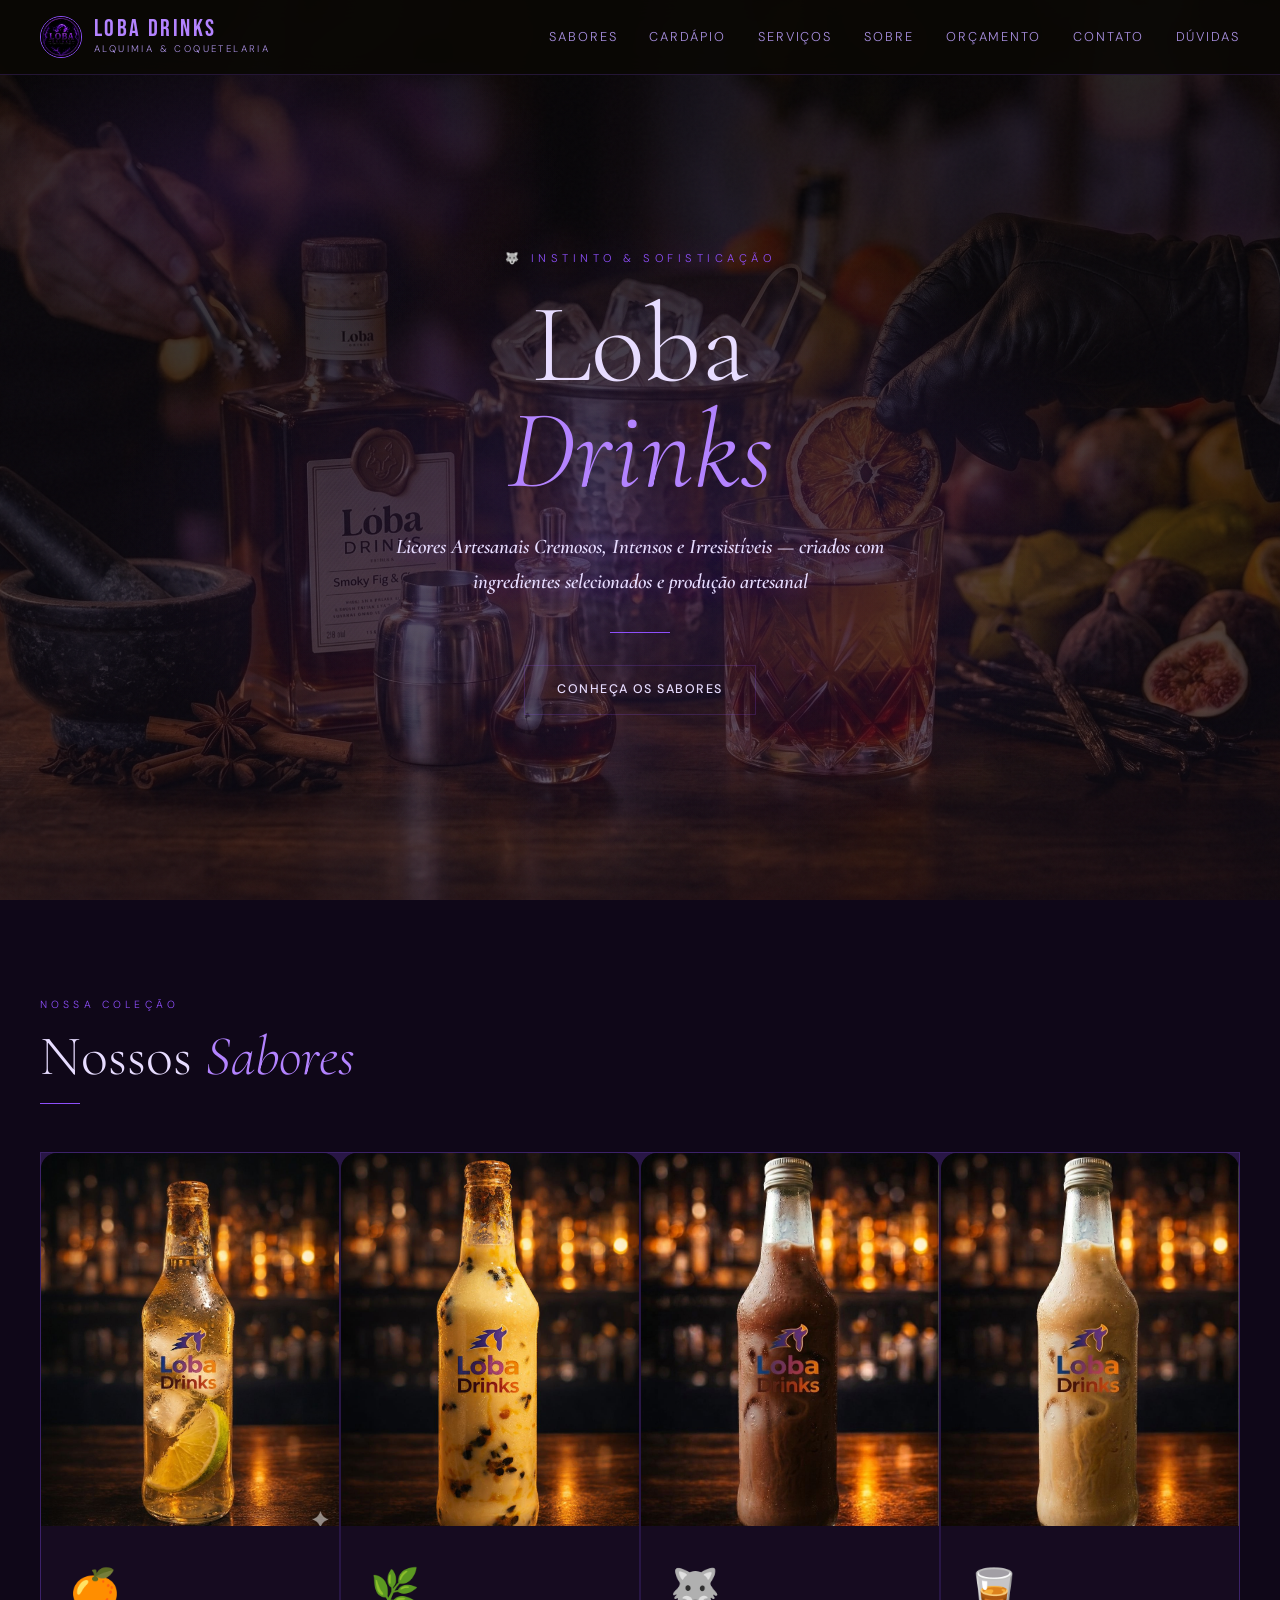
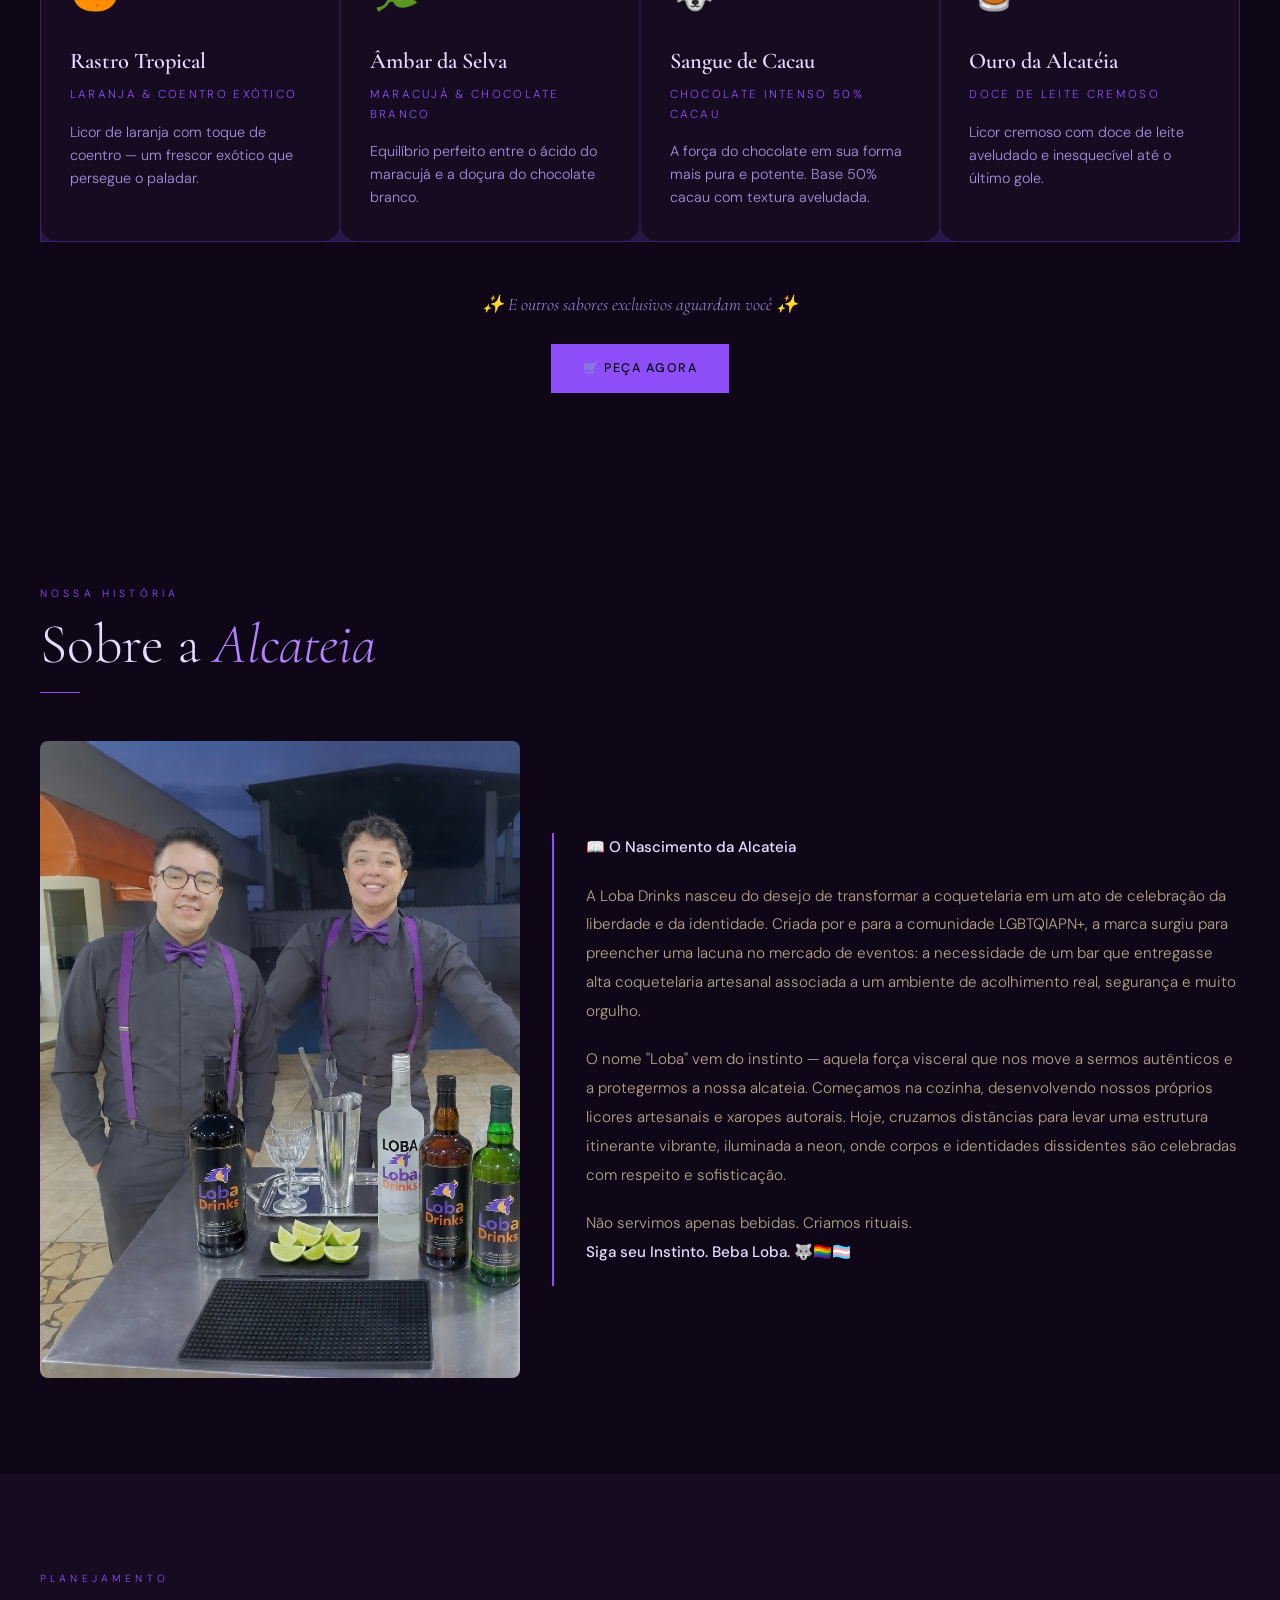
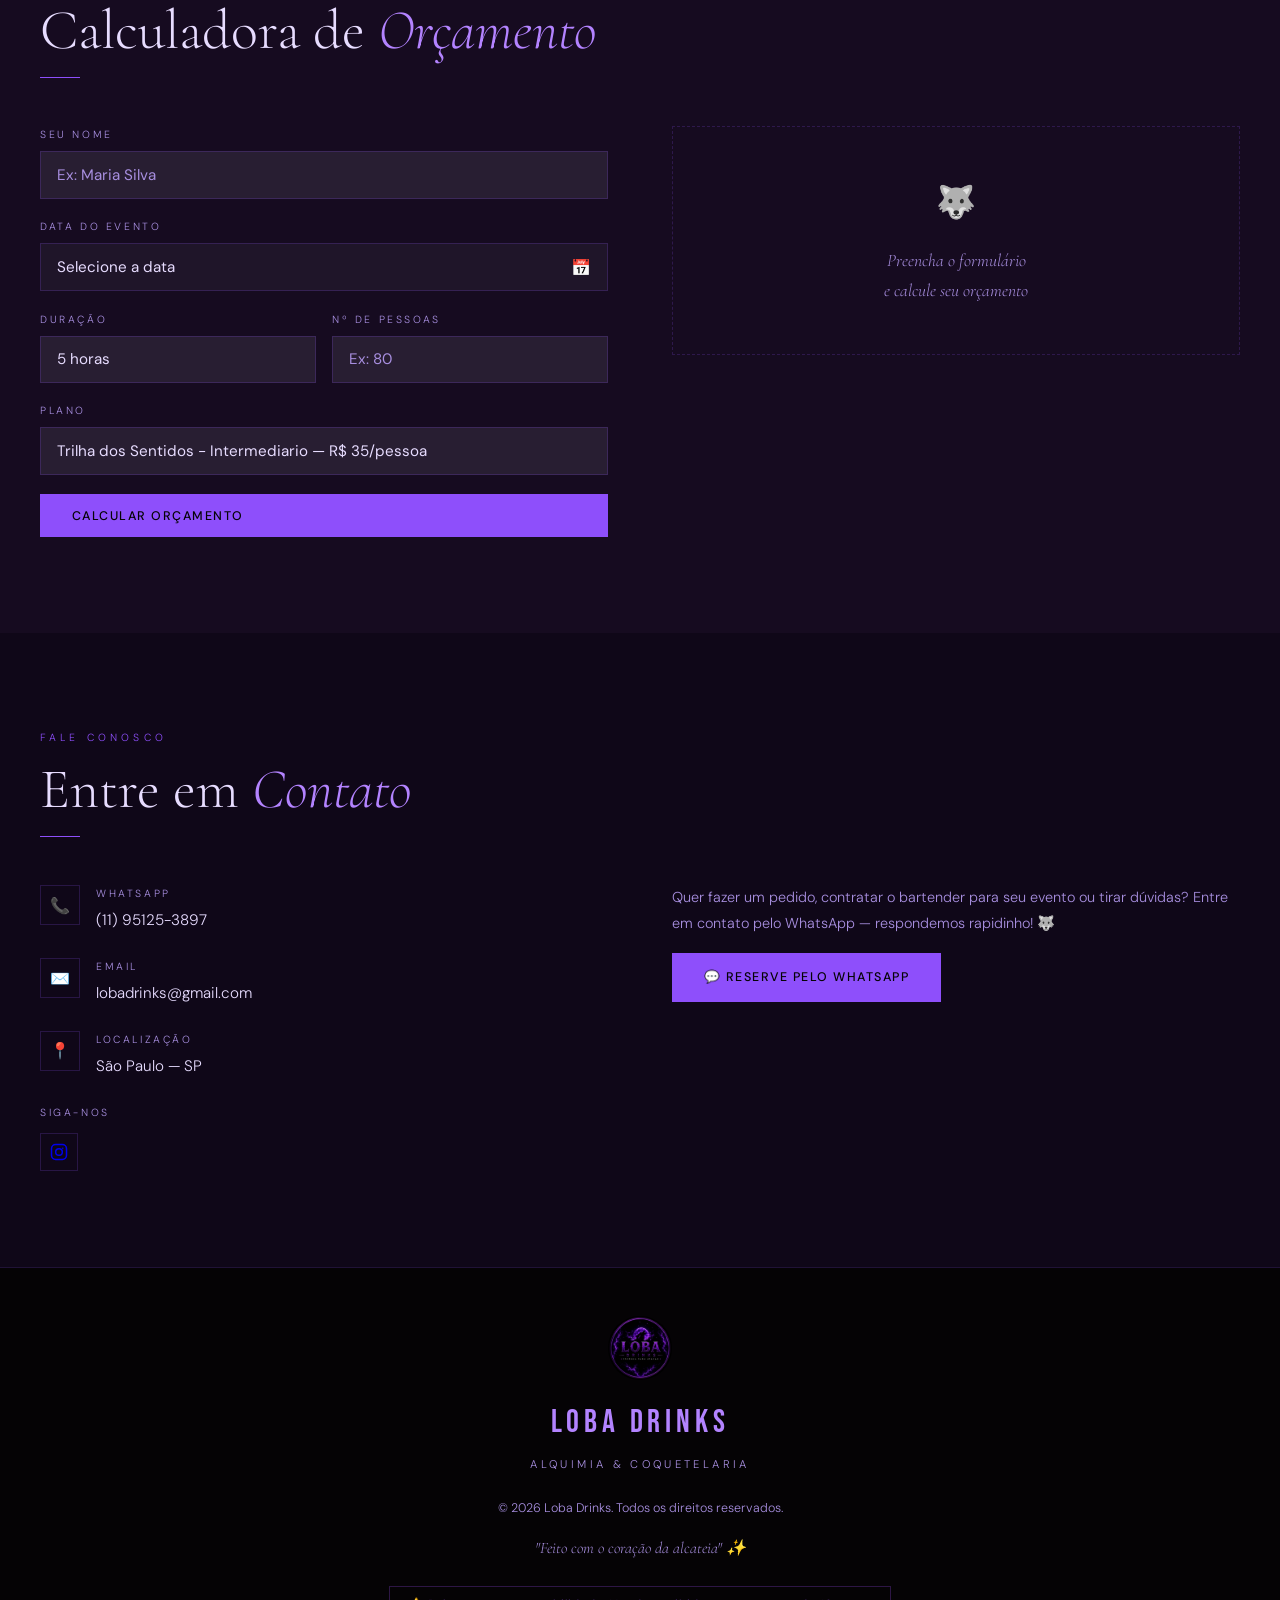
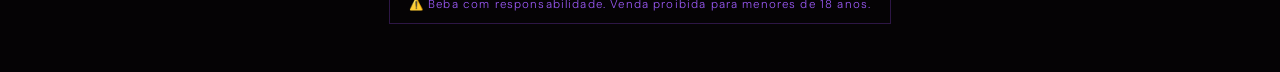
<file: index.html>
<!DOCTYPE html>
<html lang="pt-BR">
<head>
<meta charset="UTF-8">
<meta name="viewport" content="width=device-width, initial-scale=1.0">
<title>Loba Drinks - Licores Artesanais</title>
<link rel="preconnect" href="https://fonts.googleapis.com">
<link href="https://fonts.googleapis.com/css2?family=Cormorant+Garamond:ital,wght@0,300;0,400;0,600;1,300;1,600&family=Bebas+Neue&family=DM+Sans:wght@300;400;500&display=swap" rel="stylesheet">
<link rel="stylesheet" href="css/index.css">
</head>
<body>

<!-- NAV -->
<nav>
  <div class="nav-inner">
    <div class="nav-brand">
      <div class="wolf-mark"><img src="img/logo/ChatGPT%20Image%201%20de%20jun.%20de%202026,%2017_09_12.png" alt="Loba Drinks logo"></div>
      <div>
        <div class="brand-name">Loba Drinks</div>
        <div class="brand-sub">Alquimia & Coquetelaria</div>
      </div>
    </div>
    <button type="button" class="nav-toggle" id="navToggle" aria-label="Abrir menu">
      <span></span>
      <span></span>
      <span></span>
    </button>
    <div class="nav-links" id="navLinks">
      <a href="#products">Sabores</a>
      <a href="cardapio.html">Cardápio</a>
      <a href="servicos.html">Serviços</a>
      <a href="#about">Sobre</a>
      <a href="#calculadora">Orçamento</a>
      <a href="#contact">Contato</a>
      <a href="faq.html">Dúvidas</a>
    </div>
  </div>
</nav>

<!-- HERO -->
<section class="hero">
  <div class="hero-bg"></div>
  <div class="hero-noise"></div>
  <div class="hero-content">
    <span class="eyebrow">🐺 Instinto & Sofisticação</span>
    <h1 class="hero-title">Loba<br><em>Drinks</em></h1>
    <p class="hero-desc hero-desc-strong">Licores Artesanais Cremosos, Intensos e Irresistíveis — criados com ingredientes selecionados e produção artesanal</p>
    <div class="hero-line"></div>
    <div class="btn-group">
      <a href="#products" class="btn btn-secondary">Conheça os Sabores</a>
    </div>
  </div>
</section>

<!-- PRODUCTS -->
<section id="products">
  <div class="container">
    <span class="section-label">Nossa Coleção</span>
    <h2 class="section-title">Nossos <em>Sabores</em></h2>
    <div class="section-rule"></div>

    <div class="products-grid">
      <div class="product-card">
        <img src="img/sabores/WhatsApp Image 2026-06-01 at 15.00.10 (1).jpeg" alt="Rastro Tropical" />
        <div class="product-card-content">
          <span class="product-emoji">🍊</span>
          <div class="product-name">Rastro Tropical</div>
          <div class="product-flavor">Laranja & Coentro Exótico</div>
          <p class="product-desc">Licor de laranja com toque de coentro — um frescor exótico que persegue o paladar.</p>
        </div>
      </div>
      <div class="product-card">
        <img src="img/sabores/WhatsApp Image 2026-06-01 at 15.00.10.jpeg" alt="Âmbar da Selva" />
        <div class="product-card-content">
          <span class="product-emoji">🌿</span>
          <div class="product-name">Âmbar da Selva</div>
          <div class="product-flavor">Maracujá & Chocolate Branco</div>
          <p class="product-desc">Equilíbrio perfeito entre o ácido do maracujá e a doçura do chocolate branco.</p>
        </div>
      </div>
      <div class="product-card">
        <img src="img/sabores/WhatsApp Image 2026-06-01 at 15.00.09.jpeg" alt="Sangue de Cacau" />
        <div class="product-card-content">
          <span class="product-emoji">🐺</span>
          <div class="product-name">Sangue de Cacau</div>
          <div class="product-flavor">Chocolate Intenso 50% Cacau</div>
          <p class="product-desc">A força do chocolate em sua forma mais pura e potente. Base 50% cacau com textura aveludada.</p>
        </div>
      </div>
      <div class="product-card">
        <img src="img/sabores/WhatsApp Image 2026-06-01 at 15.00.09 (1).jpeg" alt="Ouro da Alcatéia" />
        <div class="product-card-content">
          <span class="product-emoji">🥃</span>
          <div class="product-name">Ouro da Alcatéia</div>
          <div class="product-flavor">Doce de Leite Cremoso</div>
          <p class="product-desc">Licor cremoso com doce de leite aveludado e inesquecível até o último gole.</p>
        </div>
      </div>
    </div>

    <div style="text-align:center; margin-top:1rem;">
      <p style="color:var(--muted); font-style:italic; font-family:'Cormorant Garamond',serif; font-size:1.1rem; margin-bottom:1.5rem;">✨ E outros sabores exclusivos aguardam você ✨</p>
      <a href="https://wa.me/5511951253897?text=Olá!%20Gostaria%20de%20provar%20os%20licores%20da%20Loba%20Drinks!" class="btn btn-primary" target="_blank">🛒 Peça Agora</a>
    </div>
  </div>
</section>

<!-- ABOUT -->
<section id="about" style="background:var(--deep);">
  <div class="container">
    <span class="section-label">Nossa História</span>
    <h2 class="section-title">Sobre a <em>Alcateia</em></h2>
    <div class="section-rule"></div>
    <div class="about-block about-flex">
      <div class="about-image">
        <img src="img/fundador/grok-image-f48827ab-b9fe-4d17-99d8-db12cddd8555.jpg" alt="Fundadores Loba Drinks">
      </div>
      <div class="about-text">
        <p><strong>📖 O Nascimento da Alcateia</strong></p>
        <p>A Loba Drinks nasceu do desejo de transformar a coquetelaria em um ato de celebração da liberdade e da identidade. Criada por e para a comunidade LGBTQIAPN+, a marca surgiu para preencher uma lacuna no mercado de eventos: a necessidade de um bar que entregasse alta coquetelaria artesanal associada a um ambiente de acolhimento real, segurança e muito orgulho.</p>
        <p>O nome "Loba" vem do instinto — aquela força visceral que nos move a sermos autênticos e a protegermos a nossa alcateia. Começamos na cozinha, desenvolvendo nossos próprios licores artesanais e xaropes autorais. Hoje, cruzamos distâncias para levar uma estrutura itinerante vibrante, iluminada a neon, onde corpos e identidades dissidentes são celebradas com respeito e sofisticação.</p>
        <p>Não servimos apenas bebidas. Criamos rituais.<br><strong>Siga seu Instinto. Beba Loba. 🐺🏳️‍🌈🏳️‍⚧️</strong></p>
      </div>
    </div>
  </div>
</section>

<!-- CALCULATOR -->
<section id="calculadora" style="background:var(--card);">
  <div class="container">
    <span class="section-label">Planejamento</span>
    <h2 class="section-title">Calculadora de <em>Orçamento</em></h2>
    <div class="section-rule"></div>

    <div class="calc-wrap">
      <!-- FORM -->
      <div>
        <div class="calc-form">

          <div class="field">
            <label>Seu Nome</label>
            <input type="text" id="nome" placeholder="Ex: Maria Silva">
          </div>

          <div class="field">
            <label>Data do Evento</label>
            <div class="calendar-wrap">
              <button type="button" class="cal-toggle" id="calToggle" onclick="toggleCal()">
                <span id="calDisplay">Selecione a data</span>
                <span class="cal-icon">📅</span>
              </button>
              <div class="calendar-dropdown" id="calDropdown">
                <div class="cal-header">
                  <button class="cal-nav" onclick="changeMonth(-1)">&#8592;</button>
                  <span class="cal-month-label" id="calMonthLabel"></span>
                  <button class="cal-nav" onclick="changeMonth(1)">&#8594;</button>
                </div>
                <div class="cal-days-header">
                  <span>Dom</span><span>Seg</span><span>Ter</span><span>Qua</span>
                  <span>Qui</span><span>Sex</span><span>Sáb</span>
                </div>
                <div class="cal-grid" id="calGrid"></div>
              </div>
            </div>
          </div>

          <div class="field-row">
            <div class="field">
              <label>Duração</label>
              <select id="horas">
                <option value="4">4 horas</option>
                <option value="5" selected>5 horas</option>
                <option value="6">6 horas</option>
                <option value="7">7 horas</option>
                <option value="8">8 horas</option>
              </select>
            </div>
            <div class="field">
              <label>Nº de Pessoas</label>
              <input type="number" id="pessoas" placeholder="Ex: 80" min="1" max="2000">
            </div>
          </div>

          <div class="field">
            <label>Plano</label>
            <select id="pacote">
              <option value="30">Alquimia da Alcateia - Basico  — R$ 30/pessoa</option>
              <option value="35" selected>Trilha dos Sentidos - Intermediario — R$ 35/pessoa</option>
              <option value="40">Legado da Alcateia - Cardapio Premium — R$ 40/pessoa</option>
            </select>
          </div>

          <button class="btn btn-primary" style="width:100%;" onclick="calcular()">Calcular Orçamento</button>
        </div>
      </div>

      <!-- RESULT -->
      <div>
        <div class="result-panel" id="resultPanel">
          <div style="font-size:0.65rem;letter-spacing:0.3em;text-transform:uppercase;color:var(--amber);margin-bottom:1rem;">Estimativa de Orçamento</div>

          <div class="result-row">
            <span class="label">Cliente</span>
            <span class="val" id="rNome">—</span>
          </div>
          <div class="result-row">
            <span class="label">Data</span>
            <span class="val" id="rData">—</span>
          </div>
          <div class="result-row">
            <span class="label">Duração</span>
            <span class="val" id="rHoras">—</span>
          </div>
          <div class="result-row">
            <span class="label">Plano</span>
            <span class="val" id="rPacote">—</span>
          </div>
          <div class="result-row">
            <span class="label">Pessoas</span>
            <span class="val" id="rPessoas">—</span>
          </div>

          <div class="result-total">
            <span class="total-label">Estimativa total</span>
            <span class="total-val" id="rTotal">R$ 0</span>
          </div>

          <p style="font-size:0.72rem;color:var(--muted);margin-top:0.75rem;line-height:1.6;">* Valor estimado. Confirme detalhes e condições pelo WhatsApp.</p>

          <div class="result-cta">
            <a id="whatsLink" href="#" target="_blank" class="btn btn-primary" style="width:100%;justify-content:center;">
              💬 Enviar pelo WhatsApp
            </a>
          </div>
        </div>

        <div id="resultPlaceholder" style="border:1px dashed var(--border);padding:3rem 2rem;text-align:center;color:var(--muted);">
          <div style="font-size:2rem;margin-bottom:1rem;">🐺</div>
          <p style="font-family:'Cormorant Garamond',serif;font-style:italic;font-size:1.1rem;">Preencha o formulário<br>e calcule seu orçamento</p>
        </div>
      </div>
    </div>
  </div>
</section>

<!-- CONTACT -->
<section id="contact" style="background:var(--deep);">
  <div class="container">
    <span class="section-label">Fale Conosco</span>
    <h2 class="section-title">Entre em <em>Contato</em></h2>
    <div class="section-rule"></div>

    <div class="contact-grid">
      <div>
        <div class="contact-item">
          <div class="contact-icon">📞</div>
          <div>
            <div class="contact-label">WhatsApp</div>
            <a href="https://wa.me/5511951253897" class="contact-val" target="_blank">(11) 95125-3897</a>
          </div>
        </div>
        <div class="contact-item">
          <div class="contact-icon">✉️</div>
          <div>
            <div class="contact-label">Email</div>
            <a href="mailto:lobadrinks@gmail.com" class="contact-val">lobadrinks@gmail.com</a>
          </div>
        </div>
        <div class="contact-item">
          <div class="contact-icon">📍</div>
          <div>
            <div class="contact-label">Localização</div>
            <span class="contact-val">São Paulo — SP</span>
          </div>
        </div>
        <div style="margin-top:0.5rem;">
          <div style="font-size:0.65rem;letter-spacing:0.25em;text-transform:uppercase;color:var(--muted);margin-bottom:0.5rem;">Siga-nos</div>
          <div class="social-links">
            <a href="https://instagram.com/loba_drinks" target="_blank" class="social-btn" aria-label="Instagram">
              <svg viewBox="0 0 24 24" fill="none" stroke="currentColor" stroke-width="1.8" stroke-linecap="round" stroke-linejoin="round">
                <rect x="3" y="3" width="18" height="18" rx="5" />
                <path d="M16.5 7.5h.01" />
                <path d="M12 16a4 4 0 1 0 0-8 4 4 0 0 0 0 8z" />
              </svg>
            </a>
          </div>
        </div>
      </div>

      <div style="display:flex;flex-direction:column;gap:1rem;">
        <p style="color:var(--muted);font-size:0.9rem;line-height:1.8;">Quer fazer um pedido, contratar o bartender para seu evento ou tirar dúvidas? Entre em contato pelo WhatsApp — respondemos rapidinho! 🐺</p>
        <a href="https://wa.me/5511951253897?text=Olá!%20Gostaria%20de%20reservar%20o%20bartender%20da%20Loba%20Drinks" class="btn btn-primary" target="_blank" style="align-self:flex-start;">💬 Reserve pelo WhatsApp</a>
      </div>
    </div>
  </div>
</section>

<!-- FOOTER -->
<footer>
  <div class="footer-wolf"><img src="img/logo/ChatGPT%20Image%201%20de%20jun.%20de%202026,%2017_09_12.png" alt="Loba Drinks logo"></div>
  <div class="footer-brand">Loba Drinks</div>
  <div class="footer-sub">Alquimia & Coquetelaria</div>
  <div class="footer-copy">© 2026 Loba Drinks. Todos os direitos reservados.</div>
  <div style="margin-top:1rem;font-style:italic;font-family:'Cormorant Garamond',serif;color:var(--muted);font-size:1rem;">"Feito com o coração da alcateia" ✨</div>
  <div class="footer-legal">⚠️ Beba com responsabilidade. Venda proibida para menores de 18 anos.</div>
</footer>

<script src="java/main.js" defer></script>
</body>
</html>
</file>
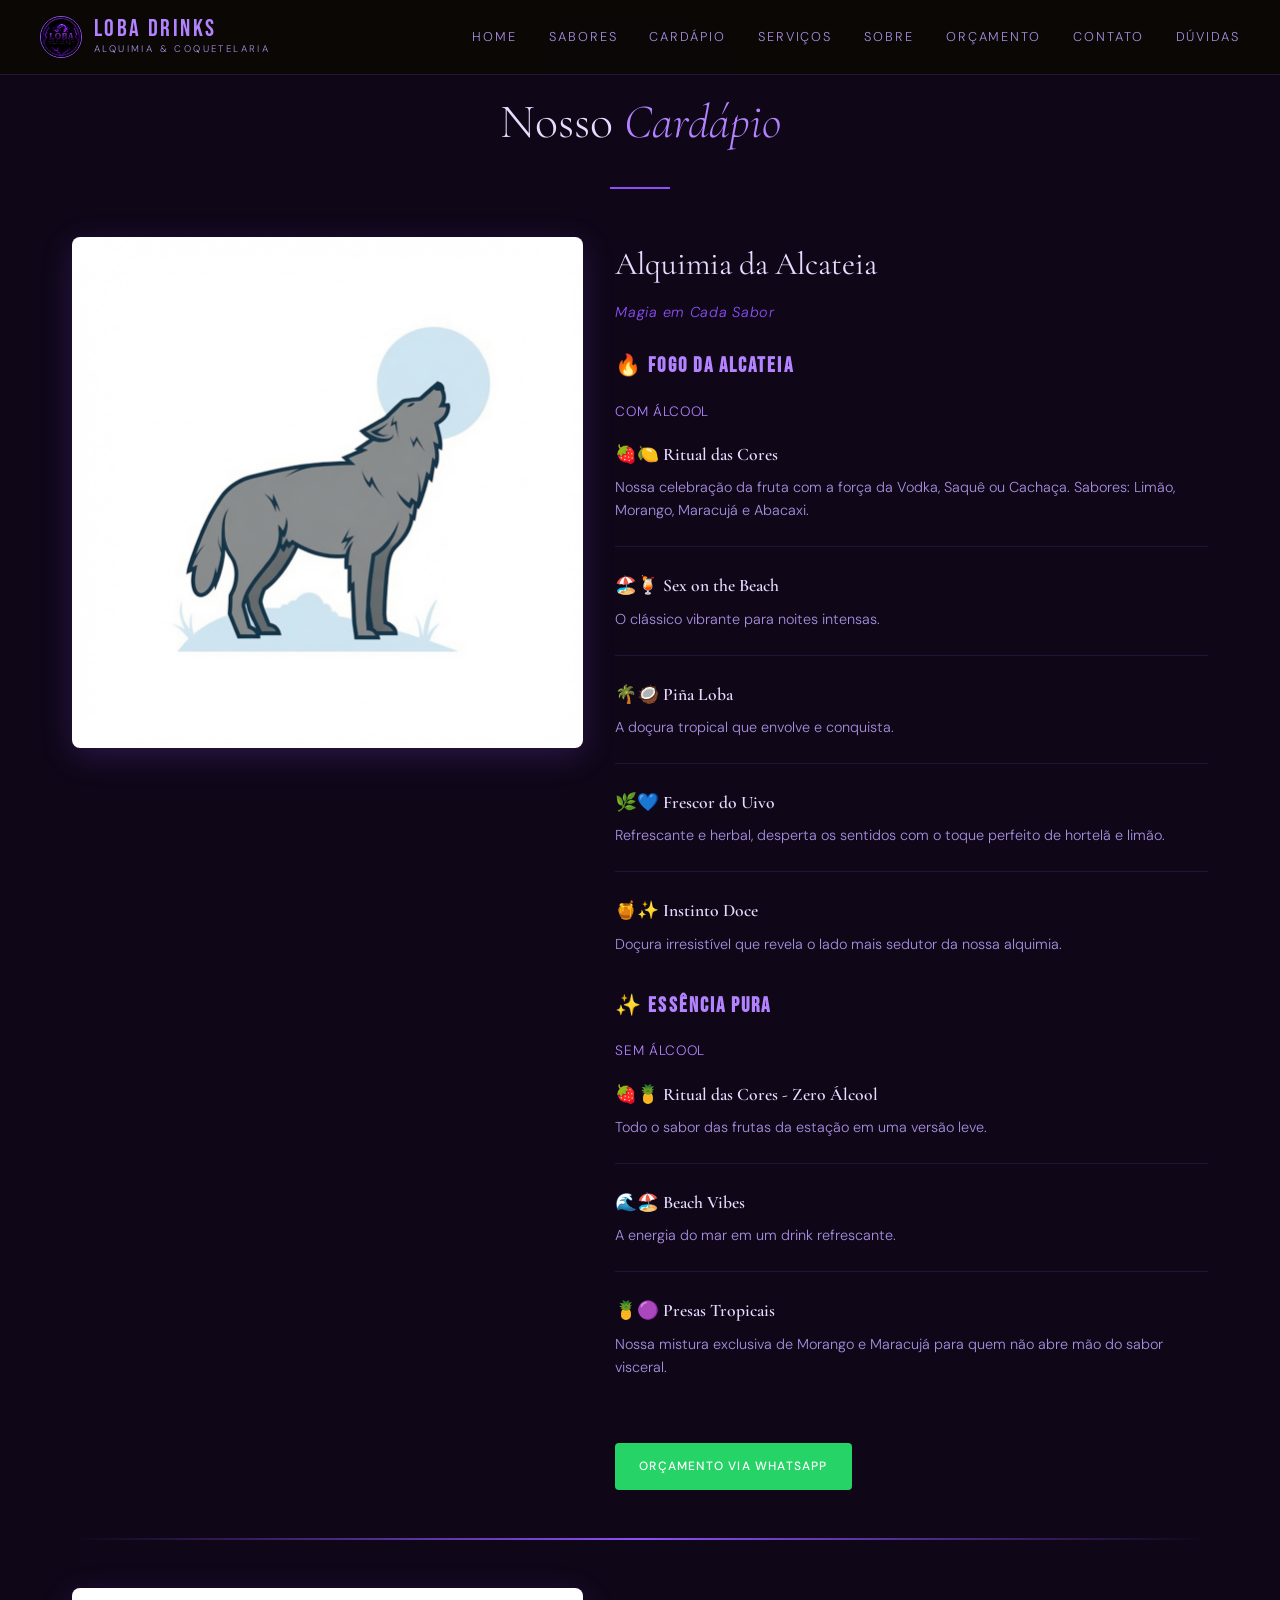
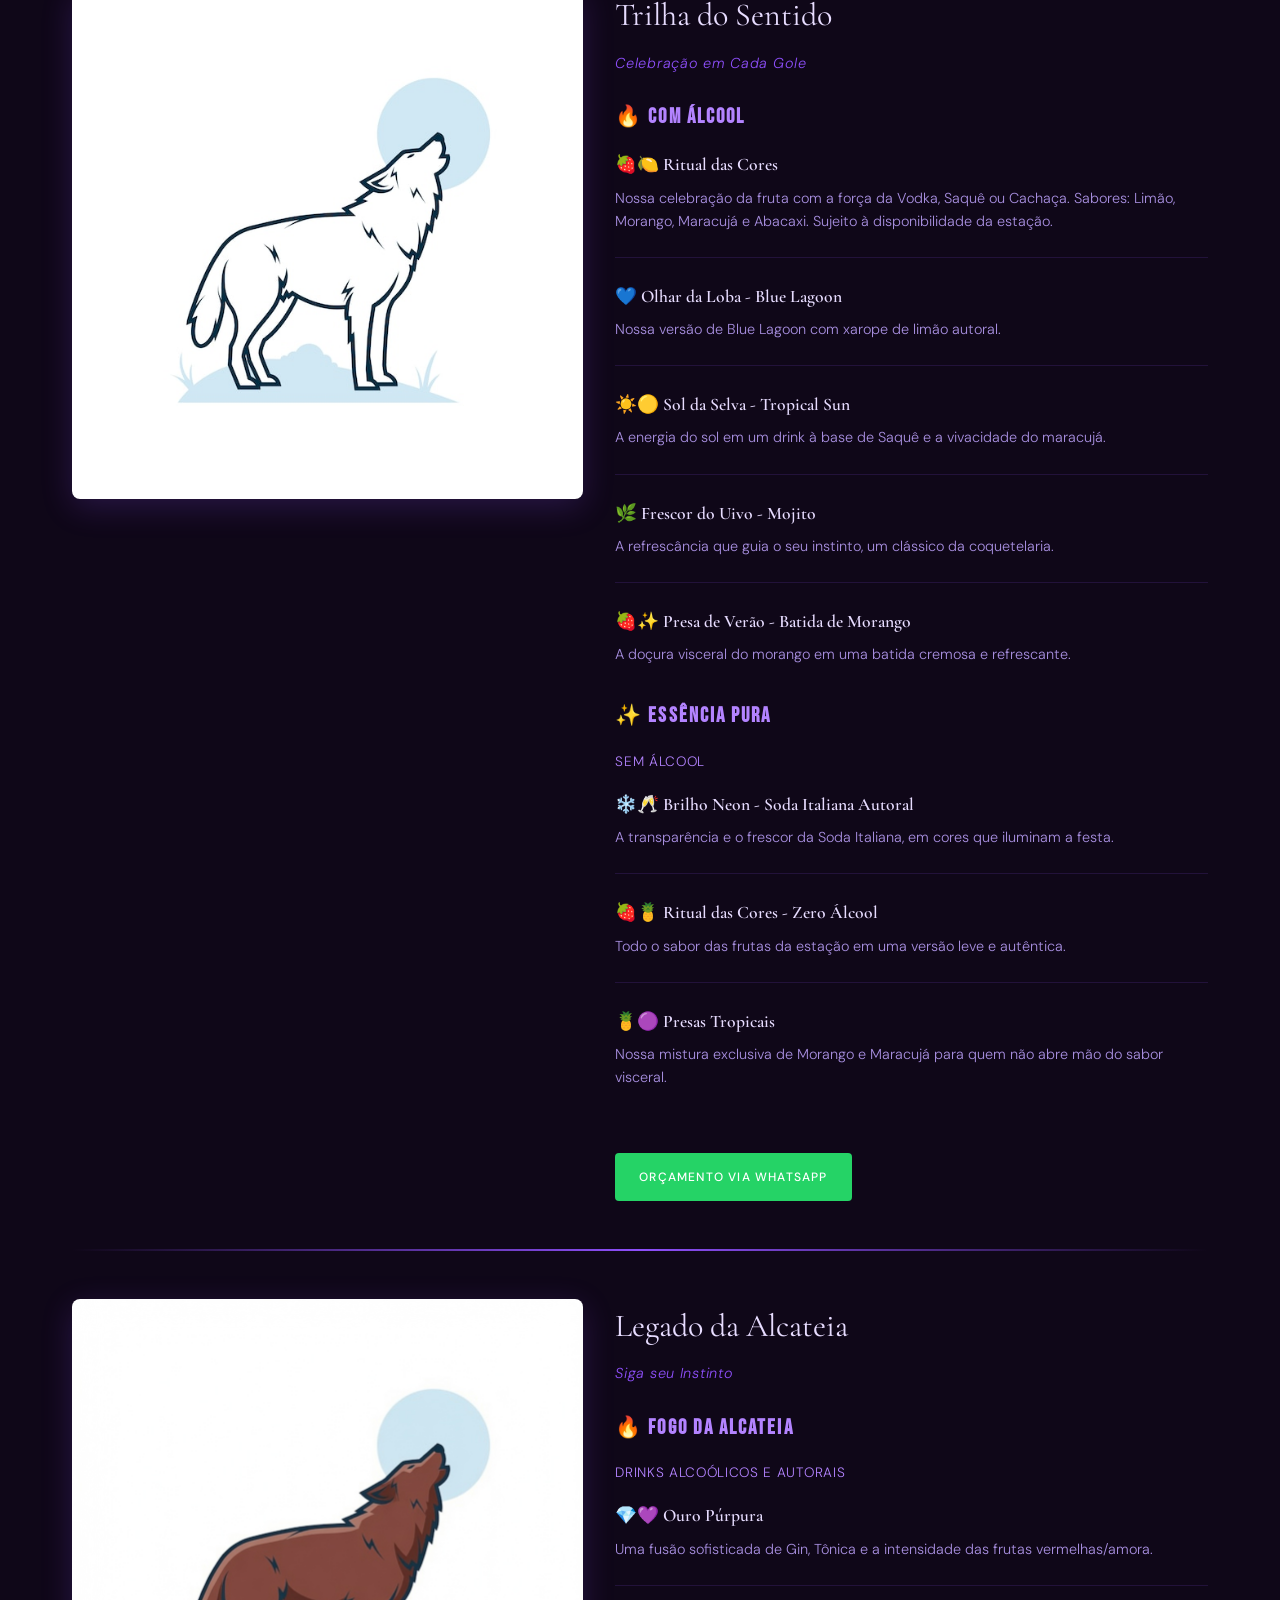
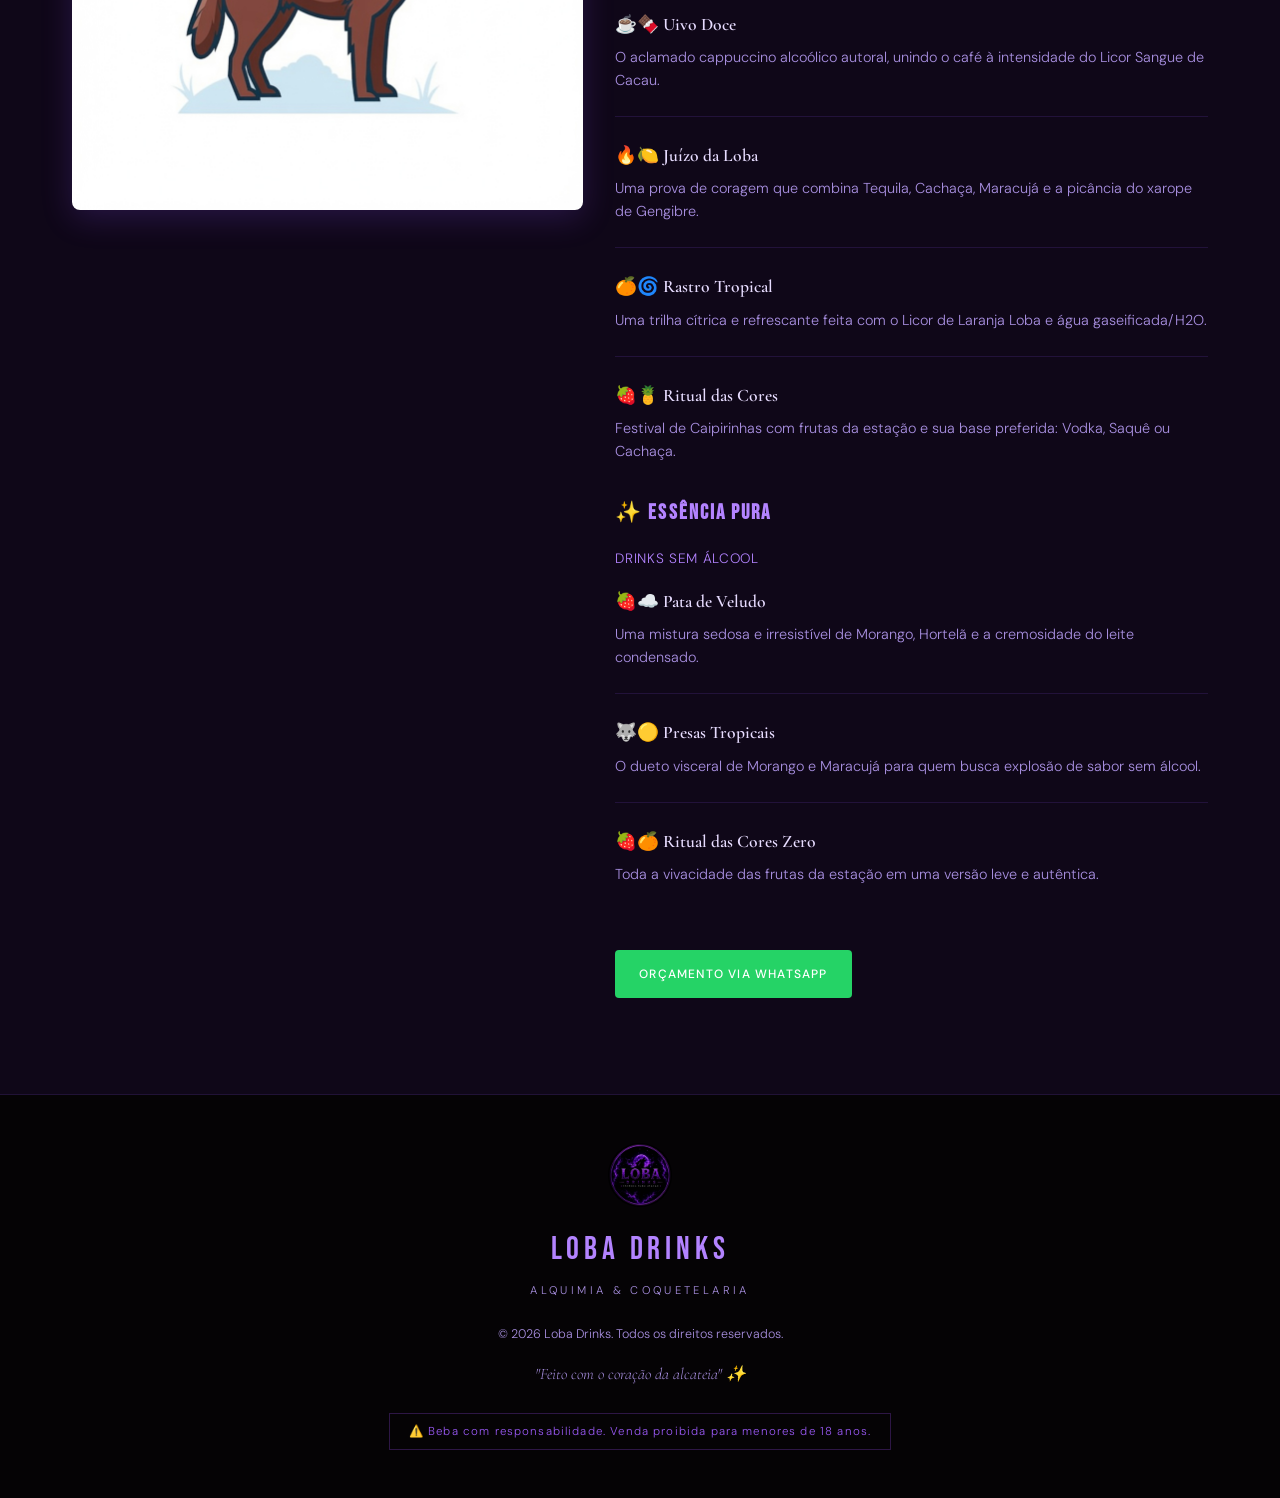
<file: cardapio.html>
<!DOCTYPE html>
<html lang="pt-BR">
<head>
  <meta charset="UTF-8">
  <meta name="viewport" content="width=device-width, initial-scale=1.0">
  <title>Cardápio - Loba Drinks</title>
  <link rel="preconnect" href="https://fonts.googleapis.com">
  <link href="https://fonts.googleapis.com/css2?family=Cormorant+Garamond:ital,wght@0,300;0,400;0,600;1,300;1,600&family=Bebas+Neue&family=DM+Sans:wght@300;400;500&display=swap" rel="stylesheet">
  <link rel="stylesheet" href="css/index.css">
  <style>
    /* Estilos específicos para a página de cardápio */
    .cardapio-section {
      background: var(--deep);
      padding: 3rem 0;
    }

    .cardapio-container {
      max-width: 1200px;
      margin: 0 auto;
      padding: 0 2rem;
    }

    .cardapio-header {
      text-align: center;
      margin-bottom: 3rem;
    }

    .cardapio-header .section-label {
      display: block;
      font-size: 0.65rem;
      letter-spacing: 0.3em;
      text-transform: uppercase;
      color: var(--amber);
      margin-bottom: 1rem;
    }

    .cardapio-header h1 {
      font-family: 'Cormorant Garamond', serif;
      font-size: 3rem;
      font-weight: 300;
      color: var(--cream);
      margin-bottom: 0.5rem;
    }

    .cardapio-header h1 em {
      font-style: italic;
      color: var(--gold);
    }

    .cardapio-header .tagline {
      font-family: 'Cormorant Garamond', serif;
      font-size: 1.5rem;
      font-style: italic;
      color: var(--amber);
      margin-top: 1rem;
      letter-spacing: 0.05em;
    }

    .cardapio-main {
      display: flex;
      gap: 2rem;
      margin-bottom: 3rem;
      align-items: flex-start;
    }

    .cardapio-main.reverse {
      flex-direction: row-reverse;
    }

    .cardapio-image {
      flex: 0 0 45%;
      overflow: hidden;
      border-radius: 8px;
      box-shadow: 0 8px 32px rgba(142, 79, 251, 0.2);
    }

    .cardapio-image img {
      width: 100%;
      height: auto;
      display: block;
      object-fit: cover;
    }

    .cardapio-content {
      flex: 1;
      display: flex;
      flex-direction: column;
      justify-content: flex-start;
    }

    .cardapio-content h2 {
      font-family: 'Cormorant Garamond', serif;
      font-size: 2rem;
      color: var(--cream);
      margin-bottom: 0.5rem;
      font-weight: 400;
    }

    .cardapio-content .subtitle {
      font-size: 0.9rem;
      color: var(--amber);
      font-style: italic;
      margin-bottom: 1.5rem;
      letter-spacing: 0.05em;
    }

    .cardapio-content p {
      color: var(--muted);
      line-height: 1.8;
      margin-bottom: 1.5rem;
      font-size: 0.95rem;
    }

    .drinks-section {
      margin-bottom: 2rem;
    }

    .drinks-section h3 {
      font-family: 'Bebas Neue', sans-serif;
      font-size: 1.3rem;
      color: var(--gold);
      letter-spacing: 0.1em;
      margin-bottom: 1rem;
      text-transform: uppercase;
    }

    .drink-item {
      margin-bottom: 1.5rem;
      padding-bottom: 1.5rem;
      border-bottom: 1px solid rgba(142, 79, 251, 0.15);
    }

    .drink-item:last-child {
      border-bottom: none;
      margin-bottom: 0;
      padding-bottom: 0;
    }

    .drink-name {
      font-family: 'Cormorant Garamond', serif;
      font-size: 1.1rem;
      font-weight: 600;
      color: var(--cream);
      margin-bottom: 0.4rem;
    }

    .drink-description {
      color: var(--muted);
      font-size: 0.9rem;
      line-height: 1.6;
    }

    .cardapio-buttons {
      display: flex;
      gap: 1rem;
      flex-wrap: wrap;
      margin-top: 2rem;
    }

    .btn-orcamento {
      display: inline-flex;
      align-items: center;
      justify-content: center;
      gap: 0.5rem;
      padding: 0.85rem 1.5rem;
      font-family: 'DM Sans', sans-serif;
      font-size: 0.75rem;
      font-weight: 500;
      letter-spacing: 0.1em;
      text-transform: uppercase;
      text-decoration: none;
      border: none;
      cursor: pointer;
      border-radius: 4px;
      transition: all 0.3s;
    }

    .btn-orcamento-site {
      background: #1e90ff;
      color: white;
    }

    .btn-orcamento-site:hover {
      background: #1678d8;
      transform: translateY(-2px);
      box-shadow: 0 4px 12px rgba(30, 144, 255, 0.3);
    }

    .btn-orcamento-whatsapp {
      background: #25d366;
      color: white;
    }

    .btn-orcamento-whatsapp:hover {
      background: #1da851;
      transform: translateY(-2px);
      box-shadow: 0 4px 12px rgba(37, 211, 102, 0.3);
    }

    .cardapio-divider {
      width: 100%;
      height: 2px;
      background: linear-gradient(to right, transparent, var(--amber), transparent);
      margin: 3rem 0;
    }

    @media (max-width: 768px) {
      .cardapio-main,
      .cardapio-main.reverse {
        flex-direction: column;
      }

      .cardapio-image {
        flex: 1 1 100%;
      }

      .cardapio-content h2 {
        font-size: 1.5rem;
      }

      .cardapio-header h1 {
        font-size: 2rem;
      }

      .cardapio-buttons {
        flex-direction: column;
      }

      .btn-orcamento {
        width: 100%;
      }

      .cardapio-header .tagline {
        font-size: 1.2rem;
      }
    }
  </style>
</head>
<body>

<!-- NAV -->
<nav>
  <div class="nav-inner">
    <div class="nav-brand">
      <div class="wolf-mark"><img src="img/logo/ChatGPT%20Image%201%20de%20jun.%20de%202026,%2017_09_12.png" alt="Loba Drinks logo"></div>
      <div>
        <div class="brand-name">Loba Drinks</div>
        <div class="brand-sub">Alquimia &amp; Coquetelaria</div>
      </div>
    </div>
    <button type="button" class="nav-toggle" id="navToggle" aria-label="Abrir menu">
      <span></span>
      <span></span>
      <span></span>
    </button>
    <div class="nav-links" id="navLinks">
      <a href="index.html">Home</a>
      <a href="index.html#products">Sabores</a>
        <a href="html/cardapio.html" class="active">Cardápio</a>
      <a href="servicos.html">Serviços</a>
      <a href="index.html#about">Sobre</a>
      <a href="index.html#calculadora">Orçamento</a>
      <a href="index.html#contact">Contato</a>
      <a href="faq.html">Dúvidas</a>
    </div>
  </div>
</nav>

<!-- CARDÁPIO SECTION -->
<section class="cardapio-section">
  <div class="cardapio-container">
    <div class="cardapio-header">
      <span class="section-label">Bebidas Artesanais</span>
      <h1>Nosso <em>Cardápio</em></h1>
      <div class="section-rule" style="width: 60px; height: 2px; background: var(--amber); margin: 1.5rem auto;"></div>
    </div>

    <!-- ========== CARDÁPIO 3: ALQUIMIA DA ALCATEIA ========== -->
    <div class="cardapio-main">
      <div class="cardapio-image">
        <img src="img/cardapio/grok-image-3b107102-fd3c-4b30-a821-f0617c6a69b3.jpg" alt="Alquimia da Alcateia">
      </div>
      <div class="cardapio-content">
        <h2>Alquimia da Alcateia</h2>
        <div class="subtitle">Magia em Cada Sabor</div>
        
        <!-- COM ÁLCOOL -->
        <div class="drinks-section">
          <h3>🔥 Fogo da Alcateia</h3>
          <p style="color: var(--gold); font-size: 0.85rem; margin-bottom: 1rem; text-transform: uppercase; letter-spacing: 0.05em;">Com Álcool</p>
          
          <div class="drink-item">
            <div class="drink-name">🍓🍋 Ritual das Cores</div>
            <div class="drink-description">Nossa celebração da fruta com a força da Vodka, Saquê ou Cachaça. Sabores: Limão, Morango, Maracujá e Abacaxi.</div>
          </div>

          <div class="drink-item">
            <div class="drink-name">🏖️🍹 Sex on the Beach</div>
            <div class="drink-description">O clássico vibrante para noites intensas.</div>
          </div>

          <div class="drink-item">
            <div class="drink-name">🌴🥥 Piña Loba</div>
            <div class="drink-description">A doçura tropical que envolve e conquista.</div>
          </div>

          <div class="drink-item">
            <div class="drink-name">🌿💙 Frescor do Uivo</div>
            <div class="drink-description">Refrescante e herbal, desperta os sentidos com o toque perfeito de hortelã e limão.</div>
          </div>

          <div class="drink-item">
            <div class="drink-name">🍯✨ Instinto Doce</div>
            <div class="drink-description">Doçura irresistível que revela o lado mais sedutor da nossa alquimia.</div>
          </div>
        </div>

        <!-- ESSÊNCIA PURA -->
        <div class="drinks-section">
          <h3>✨ Essência Pura</h3>
          <p style="color: var(--gold); font-size: 0.85rem; margin-bottom: 1rem; text-transform: uppercase; letter-spacing: 0.05em;">Sem Álcool</p>
          
          <div class="drink-item">
            <div class="drink-name">🍓🍍 Ritual das Cores - Zero Álcool</div>
            <div class="drink-description">Todo o sabor das frutas da estação em uma versão leve.</div>
          </div>

          <div class="drink-item">
            <div class="drink-name">🌊🏖️ Beach Vibes</div>
            <div class="drink-description">A energia do mar em um drink refrescante.</div>
          </div>

          <div class="drink-item">
            <div class="drink-name">🍍🟣 Presas Tropicais</div>
            <div class="drink-description">Nossa mistura exclusiva de Morango e Maracujá para quem não abre mão do sabor visceral.</div>
          </div>
        </div>

        <div class="cardapio-buttons">
          <a href="https://wa.me/5511951253897?text=Olá! Gostaria de saber mais sobre a Alquimia da Alcateia" target="_blank" class="btn-orcamento btn-orcamento-whatsapp">ORÇAMENTO VIA WHATSAPP</a>
        </div>
      </div>
    </div>

    <div class="cardapio-divider"></div>

    <!-- ========== CARDÁPIO 2: FOGO DA ALCATEIA ========== -->
    <div class="cardapio-main">
      <div class="cardapio-image">
        <img src="img/cardapio/grok-image-b4518402-fd58-4eba-a013-4376fa869a9a.jpg"Fogo da Alcateia">
      </div>
      <div class="cardapio-content">
        <h2> Trilha do Sentido</h2>
        <div class="subtitle">Celebração em Cada Gole</div>
        
        <!-- COM ÁLCOOL -->
        <div class="drinks-section">
          <h3>🔥 Com Álcool</h3>
          
          <div class="drink-item">
            <div class="drink-name">🍓🍋 Ritual das Cores</div>
            <div class="drink-description">Nossa celebração da fruta com a força da Vodka, Saquê ou Cachaça. Sabores: Limão, Morango, Maracujá e Abacaxi. Sujeito à disponibilidade da estação.</div>
          </div>

          <div class="drink-item">
            <div class="drink-name">💙 Olhar da Loba - Blue Lagoon</div>
            <div class="drink-description">Nossa versão de Blue Lagoon com xarope de limão autoral.</div>
          </div>

          <div class="drink-item">
            <div class="drink-name">☀️🟡 Sol da Selva - Tropical Sun</div>
            <div class="drink-description">A energia do sol em um drink à base de Saquê e a vivacidade do maracujá.</div>
          </div>

          <div class="drink-item">
            <div class="drink-name">🌿 Frescor do Uivo - Mojito</div>
            <div class="drink-description">A refrescância que guia o seu instinto, um clássico da coquetelaria.</div>
          </div>

          <div class="drink-item">
            <div class="drink-name">🍓✨ Presa de Verão - Batida de Morango</div>
            <div class="drink-description">A doçura visceral do morango em uma batida cremosa e refrescante.</div>
          </div>
        </div>

        <!-- ESSÊNCIA PURA -->
        <div class="drinks-section">
          <h3>✨ Essência Pura</h3>
          <p style="color: var(--gold); font-size: 0.85rem; margin-bottom: 1rem; text-transform: uppercase; letter-spacing: 0.05em;">Sem Álcool</p>
          
          <div class="drink-item">
            <div class="drink-name">❄️🥂 Brilho Neon - Soda Italiana Autoral</div>
            <div class="drink-description">A transparência e o frescor da Soda Italiana, em cores que iluminam a festa.</div>
          </div>

          <div class="drink-item">
            <div class="drink-name">🍓🍍 Ritual das Cores - Zero Álcool</div>
            <div class="drink-description">Todo o sabor das frutas da estação em uma versão leve e autêntica.</div>
          </div>

          <div class="drink-item">
            <div class="drink-name">🍍🟣 Presas Tropicais</div>
            <div class="drink-description">Nossa mistura exclusiva de Morango e Maracujá para quem não abre mão do sabor visceral.</div>
          </div>
        </div>

        <div class="cardapio-buttons">
          <a href="https://wa.me/5511951253897?text=Olá! Gostaria de saber mais sobre o Fogo da Alcateia" target="_blank" class="btn-orcamento btn-orcamento-whatsapp">ORÇAMENTO VIA WHATSAPP</a>
        </div>
      </div>
    </div>

    <div class="cardapio-divider"></div>

    <!-- ========== CARDÁPIO 1: ALCATEIA (ATUALIZADO) ========== -->
    <div class="cardapio-main">
      <div class="cardapio-image">
        <img src="img/cardapio/grok-image-358a968a-5d80-4d2c-b5bb-16156741d5ba.jpg" alt="Legado da Alcateia">
      </div>
      <div class="cardapio-content">
        <h2>Legado da Alcateia</h2>
        <div class="subtitle">Siga seu Instinto</div>
        
        <!-- FOGO DA ALCATEIA -->
      <div class="drinks-section">
          <h3>🔥 Fogo da Alcateia</h3>
          <p style="color: var(--gold); font-size: 0.85rem; margin-bottom: 1rem; text-transform: uppercase; letter-spacing: 0.05em;">Drinks Alcoólicos e Autorais</p>
          
          <div class="drink-item">
            <div class="drink-name">💎💜 Ouro Púrpura</div>
            <div class="drink-description">Uma fusão sofisticada de Gin, Tônica e a intensidade das frutas vermelhas/amora.</div>
          </div>

          <div class="drink-item">
            <div class="drink-name">☕🍫 Uivo Doce</div>
            <div class="drink-description">O aclamado cappuccino alcoólico autoral, unindo o café à intensidade do Licor Sangue de Cacau.</div>
          </div>

          <div class="drink-item">
            <div class="drink-name">🔥🍋 Juízo da Loba</div>
            <div class="drink-description">Uma prova de coragem que combina Tequila, Cachaça, Maracujá e a picância do xarope de Gengibre.</div>
          </div>

          <div class="drink-item">
            <div class="drink-name">🍊🌀 Rastro Tropical</div>
            <div class="drink-description">Uma trilha cítrica e refrescante feita com o Licor de Laranja Loba e água gaseificada/H2O.</div>
          </div>

          <div class="drink-item">
            <div class="drink-name">🍓🍍 Ritual das Cores</div>
            <div class="drink-description">Festival de Caipirinhas com frutas da estação e sua base preferida: Vodka, Saquê ou Cachaça.</div>
          </div>
        </div>

        <!-- ESSÊNCIA PURA -->
        <div class="drinks-section">
          <h3>✨ Essência Pura</h3>
          <p style="color: var(--gold); font-size: 0.85rem; margin-bottom: 1rem; text-transform: uppercase; letter-spacing: 0.05em;">Drinks Sem Álcool</p>
          
          <div class="drink-item">
            <div class="drink-name">🍓☁️ Pata de Veludo</div>
            <div class="drink-description">Uma mistura sedosa e irresistível de Morango, Hortelã e a cremosidade do leite condensado.</div>
          </div>

          <div class="drink-item">
            <div class="drink-name">🐺🟡 Presas Tropicais</div>
            <div class="drink-description">O dueto visceral de Morango e Maracujá para quem busca explosão de sabor sem álcool.</div>
          </div>

          <div class="drink-item">
            <div class="drink-name">🍓🍊 Ritual das Cores Zero</div>
            <div class="drink-description">Toda a vivacidade das frutas da estação em uma versão leve e autêntica.</div>
          </div>
        </div>

          <div class="cardapio-buttons">
          <a href="https://wa.me/5511951253897?text=Olá! Gostaria de saber mais sobre o Legado da Alcateia" target="_blank" class="btn-orcamento btn-orcamento-whatsapp">ORÇAMENTO VIA WHATSAPP</a>
        </div>
      </div>
    </div>

  </div>
</section>

<!-- FOOTER -->
<footer>
  <div class="footer-wolf"><img src="img/logo/ChatGPT%20Image%201%20de%20jun.%20de%202026,%2017_09_12.png" alt="Loba Drinks logo"></div>
  <div class="footer-brand">Loba Drinks</div>
  <div class="footer-sub">Alquimia &amp; Coquetelaria</div>
  <div class="footer-copy">© 2026 Loba Drinks. Todos os direitos reservados.</div>
  <div style="margin-top:1rem;font-style:italic;font-family:'Cormorant Garamond',serif;color:var(--muted);font-size:1rem;">"Feito com o coração da alcateia" ✨</div>
  <div class="footer-legal">⚠️ Beba com responsabilidade. Venda proibida para menores de 18 anos.</div>
</footer>

<script src="java/main.js" defer></script>

</body>
</html>
</file>
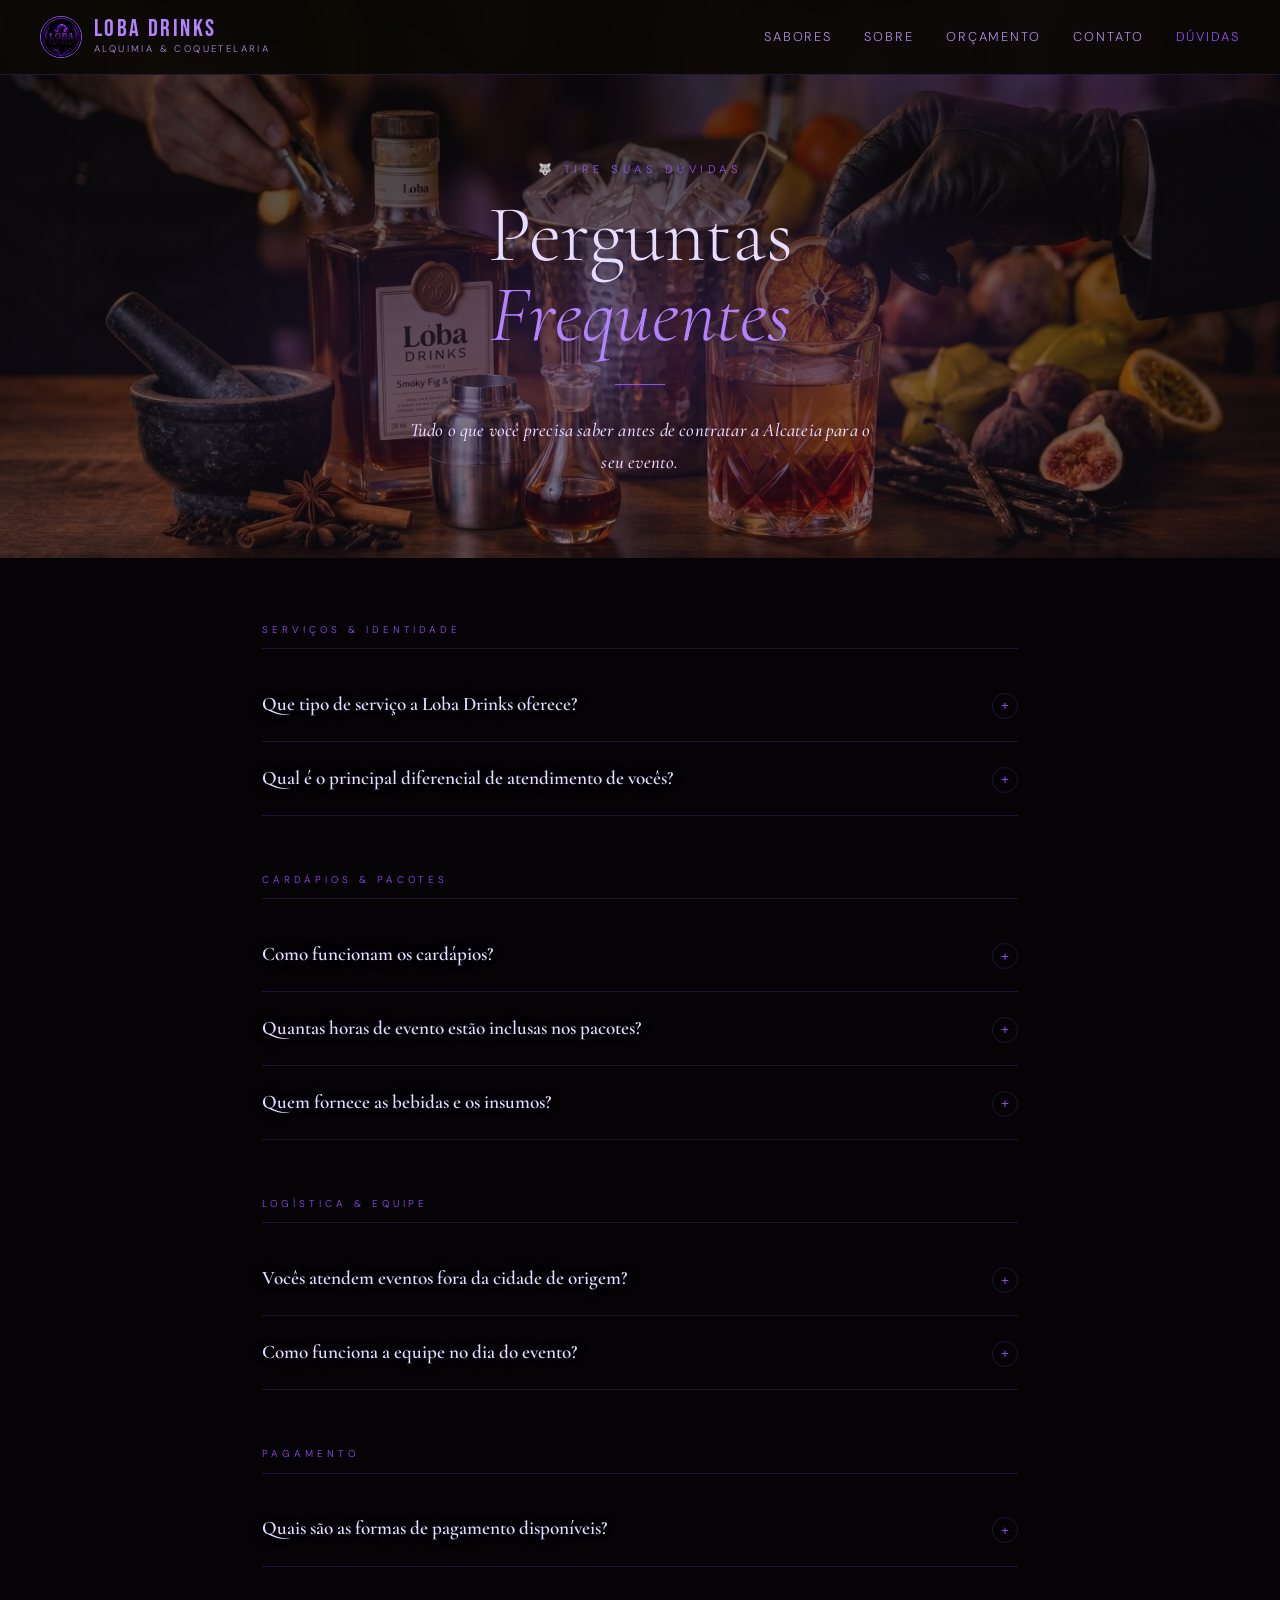
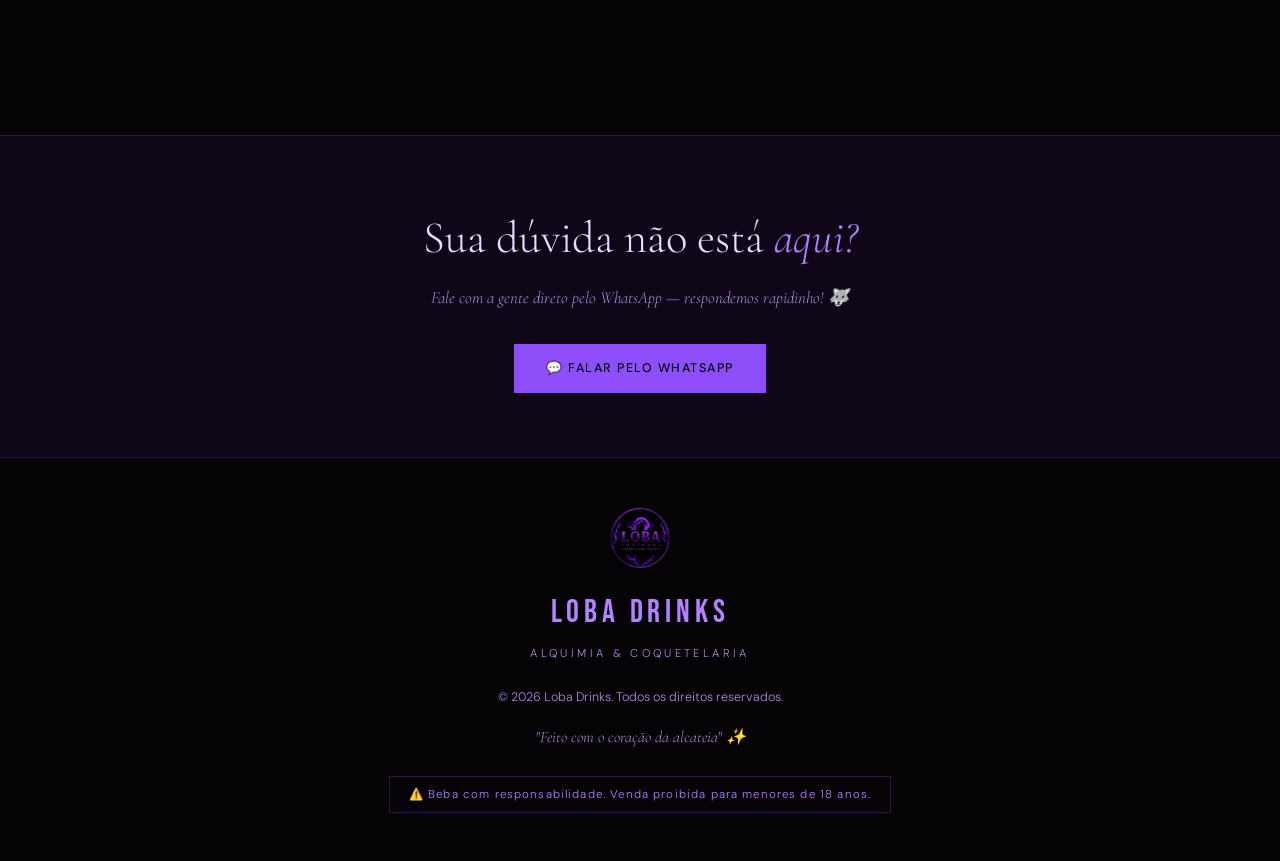
<file: faq.html>
<!DOCTYPE html>
<html lang="pt-BR">
<head>
<meta charset="UTF-8">
<meta name="viewport" content="width=device-width, initial-scale=1.0">
<title>Dúvidas Frequentes — Loba Drinks</title>
<link rel="preconnect" href="https://fonts.googleapis.com">
<link href="https://fonts.googleapis.com/css2?family=Cormorant+Garamond:ital,wght@0,300;0,400;0,600;1,300;1,600&family=Bebas+Neue&family=DM+Sans:wght@300;400;500&display=swap" rel="stylesheet">
<link rel="stylesheet" href="css/faq.css">
</head>
<body>

<!-- NAV -->
<nav>
  <div class="nav-inner">
    <a href="index.html" class="nav-brand">
      <div class="wolf-mark"><img src="img/logo/ChatGPT%20Image%201%20de%20jun.%20de%202026,%2017_09_12.png" alt="Loba Drinks logo"></div>
      <div>
        <div class="brand-name">Loba Drinks</div>
        <div class="brand-sub">Alquimia & Coquetelaria</div>
      </div>
    </a>
    <button class="nav-toggle" id="navToggle" aria-label="Abrir menu">
      <span></span>
      <span></span>
      <span></span>
    </button>
    <div class="nav-links" id="navLinks">
      <a href="index.html#products">Sabores</a>
      <a href="index.html#about">Sobre</a>
      <a href="index.html#calculadora">Orçamento</a>
      <a href="index.html#contact">Contato</a>
      <a href="faq.html" class="active">Dúvidas</a>
    </div>
  </div>
</nav>

<!-- HERO -->
<div class="faq-hero">
  <div class="faq-hero-bg"></div>
  <div class="faq-hero-content">
    <span class="eyebrow">🐺 Tire suas dúvidas</span>
    <h1 class="faq-title">Perguntas<br><em>Frequentes</em></h1>
    <div class="hero-line"></div>
    <p class="faq-subtitle">Tudo o que você precisa saber antes de contratar a Alcateia para o seu evento.</p>
  </div>
</div>

<!-- FAQ -->
<div class="faq-section">

  <!-- Categoria 1 -->
  <div class="faq-category">
    <span class="faq-category-label">Serviços & Identidade</span>

    <div class="accordion-item">
      <button class="accordion-btn" onclick="toggle(this)">
        <span class="accordion-question">Que tipo de serviço a Loba Drinks oferece?</span>
        <span class="accordion-icon">+</span>
      </button>
      <div class="accordion-body">
        <div class="accordion-body-inner">
          Oferecemos um serviço completo de <strong>bar itinerante (open bar)</strong> para casamentos, aniversários, festas corporativas e eventos em geral. Levamos toda a estrutura de balcão com nossa identidade neon, equipe de bartenders caracterizada, insumos premium e copos.
        </div>
      </div>
    </div>

    <div class="accordion-item">
      <button class="accordion-btn" onclick="toggle(this)">
        <span class="accordion-question">Qual é o principal diferencial de atendimento de vocês?</span>
        <span class="accordion-icon">+</span>
      </button>
      <div class="accordion-body">
        <div class="accordion-body-inner">
          Nosso bar é um <strong>espaço seguro</strong>. Somos uma empresa orgulhosamente voltada e gerida pela comunidade <strong>LGBTQIAPN+</strong>. Nosso foco é o acolhimento, o respeito a todas as identidades e um atendimento caloroso e livre de preconceitos. Além disso, nossos drinks utilizam licores e xaropes artesanais de fabricação própria.
        </div>
      </div>
    </div>

  </div>

  <!-- Categoria 2 -->
  <div class="faq-category">
    <span class="faq-category-label">Cardápios & Pacotes</span>

    <div class="accordion-item">
      <button class="accordion-btn" onclick="toggle(this)">
        <span class="accordion-question">Como funcionam os cardápios?</span>
        <span class="accordion-icon">+</span>
      </button>
      <div class="accordion-body">
        <div class="accordion-body-inner">
          Trabalhamos com três linhas principais de menus para atender a diferentes propostas:
          <ul>
            <li><strong>Alquimia da Alcateia</strong> — nosso cardápio clássico e versátil.</li>
            <li><strong>Trilha dos Sentidos</strong> — menu intermediário focado em experiências sensoriais.</li>
            <li><strong>Legado da Alcateia</strong> — o topo da nossa coquetelaria, focado em criações autorais exclusivas.</li>
          </ul>
          <br>Todos os cardápios possuem <strong>opções com e sem álcool</strong>.
        </div>
      </div>
    </div>

    <div class="accordion-item">
      <button class="accordion-btn" onclick="toggle(this)">
        <span class="accordion-question">Quantas horas de evento estão inclusas nos pacotes?</span>
        <span class="accordion-icon">+</span>
      </button>
      <div class="accordion-body">
        <div class="accordion-body-inner">
          Nossos pacotes padrão cobrem <strong>5 horas de serviço ininterrupto</strong>. Caso o seu evento precise de mais tempo, a contratação de horas adicionais pode ser acordada durante o orçamento.
        </div>
      </div>
    </div>

    <div class="accordion-item">
      <button class="accordion-btn" onclick="toggle(this)">
        <span class="accordion-question">Quem fornece as bebidas e os insumos?</span>
        <span class="accordion-icon">+</span>
      </button>
      <div class="accordion-body">
        <div class="accordion-body-inner">
          <strong>A Loba Drinks cuida de tudo!</strong> Levamos as bebidas alcoólicas, frutas frescas da estação, gelo filtrado, copos descartáveis de linha premium e nossas receitas artesanais exclusivas.
        </div>
      </div>
    </div>

  </div>

  <!-- Categoria 3 -->
  <div class="faq-category">
    <span class="faq-category-label">Logística & Equipe</span>

    <div class="accordion-item">
      <button class="accordion-btn" onclick="toggle(this)">
        <span class="accordion-question">Vocês atendem eventos fora da cidade de origem?</span>
        <span class="accordion-icon">+</span>
      </button>
      <div class="accordion-body">
        <div class="accordion-body-inner">
          Sim! Atendemos diversas regiões. Cobramos uma <strong>taxa de deslocamento</strong> calculada a partir de 10 km rodados do ponto de partida da nossa sede.
        </div>
      </div>
    </div>

    <div class="accordion-item">
      <button class="accordion-btn" onclick="toggle(this)">
        <span class="accordion-question">Como funciona a equipe no dia do evento?</span>
        <span class="accordion-icon">+</span>
      </button>
      <div class="accordion-body">
        <div class="accordion-body-inner">
          Para garantir que ninguém fique esperando na fila, nossa equipe padrão conta com <strong>03 profissionais</strong>:
          <ul>
            <li><strong>01 Bartender Líder</strong> — supervisiona a qualidade e opera no bar.</li>
            <li><strong>02 Bartenders de Apoio</strong> — rápidos e treinados para atender com excelência.</li>
          </ul>
        </div>
      </div>
    </div>

  </div>

  <!-- Categoria 4 -->
  <div class="faq-category">
    <span class="faq-category-label">Pagamento</span>

    <div class="accordion-item">
      <button class="accordion-btn" onclick="toggle(this)">
        <span class="accordion-question">Quais são as formas de pagamento disponíveis?</span>
        <span class="accordion-icon">+</span>
      </button>
      <div class="accordion-body">
        <div class="accordion-body-inner">
          Facilitamos para que o seu evento aconteça sem dores de cabeça:
          <ul>
            <li><strong>Cartão de Crédito</strong> — parcelamento em até 10x (consulte taxas da operadora).</li>
            <li><strong>Pix Programado</strong> — pagamentos fixos mensais, desde que o saldo total seja quitado até 15 dias antes do grande dia.</li>
          </ul>
        </div>
      </div>
    </div>

  </div>

</div>

<!-- CTA -->
<div class="faq-cta">
  <h2 class="faq-cta-title">Sua dúvida não está <em>aqui?</em></h2>
  <p style="font-family:'Cormorant Garamond',serif;font-style:italic;">Fale com a gente direto pelo WhatsApp — respondemos rapidinho! 🐺</p>
  <a href="https://wa.me/5511951253897?text=Olá!%20Tenho%20uma%20dúvida%20sobre%20o%20serviço%20da%20Loba%20Drinks" target="_blank" class="btn btn-primary">💬 Falar pelo WhatsApp</a>
</div>

<!-- FOOTER -->
<footer>
  <div class="footer-wolf"><img src="img/logo/ChatGPT%20Image%201%20de%20jun.%20de%202026,%2017_09_12.png" alt="Loba Drinks logo"></div>
  <div class="footer-brand">Loba Drinks</div>
  <div class="footer-sub">Alquimia & Coquetelaria</div>
  <div class="footer-copy">© 2026 Loba Drinks. Todos os direitos reservados.</div>
  <div style="margin-top:1rem;font-style:italic;font-family:'Cormorant Garamond',serif;color:var(--muted);font-size:1rem;">"Feito com o coração da alcateia" ✨</div>
  <div class="footer-legal">⚠️ Beba com responsabilidade. Venda proibida para menores de 18 anos.</div>
</footer>
<script src="java/main.js" defer></script>
</body>
</html>
</file>
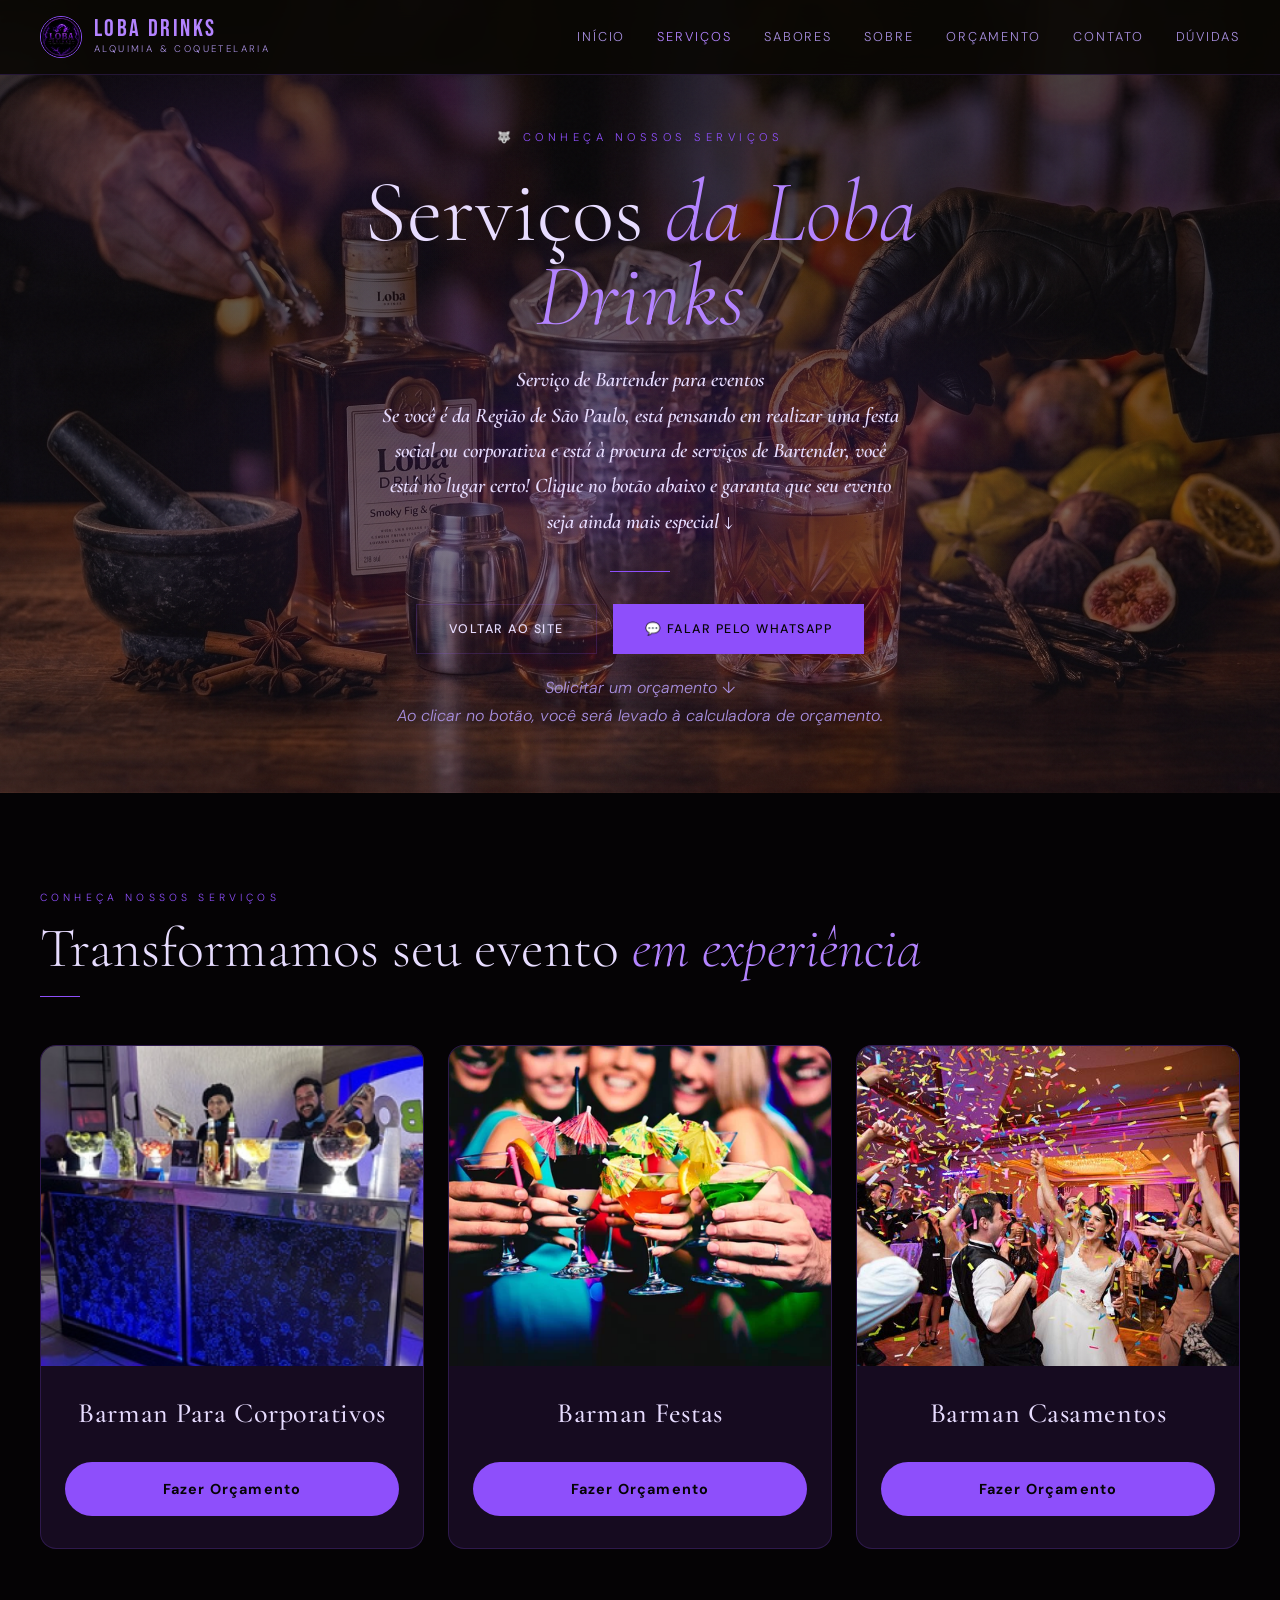
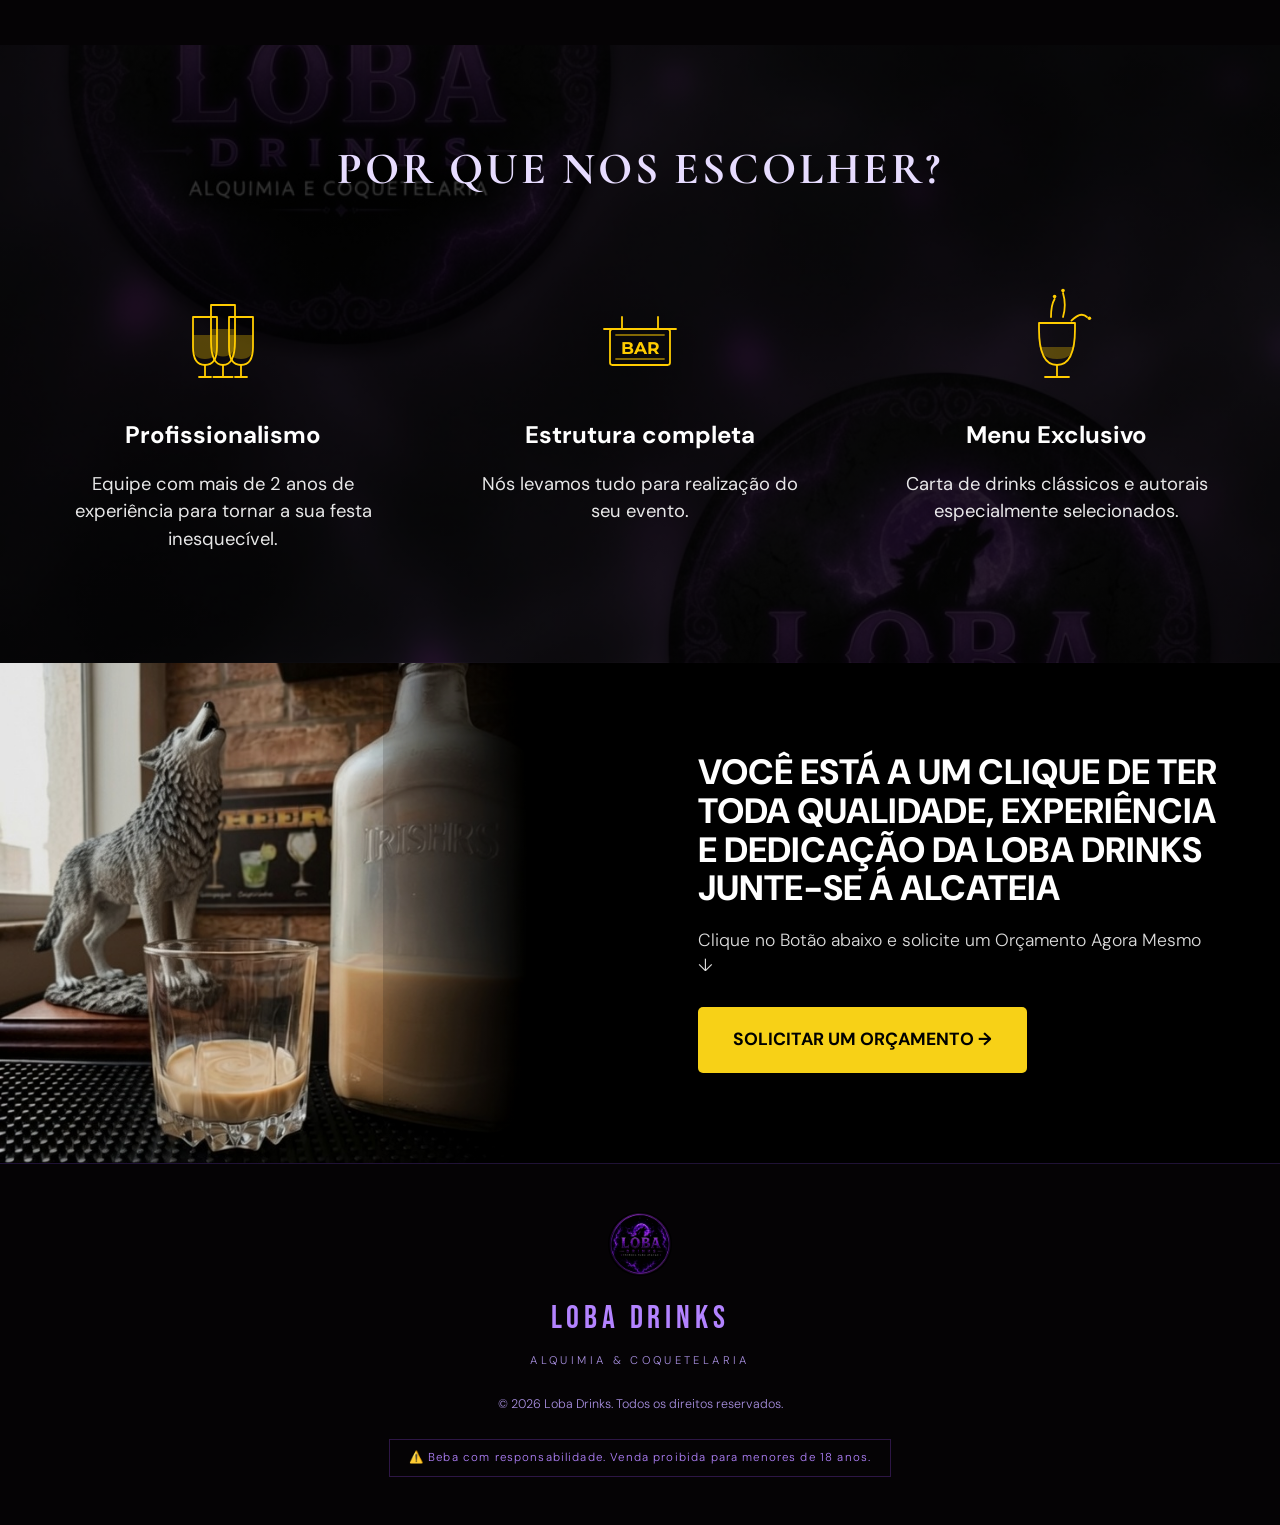
<file: servicos.html>
﻿<!DOCTYPE html>
<html lang="pt-BR">
<head>
<meta charset="UTF-8">
<meta name="viewport" content="width=device-width, initial-scale=1.0">
<title>Serviços — Loba Drinks</title>
<link rel="preconnect" href="https://fonts.googleapis.com">
<link href="https://fonts.googleapis.com/css2?family=Cormorant+Garamond:ital,wght@0,300;0,400;0,600;1,300;1,600&family=Bebas+Neue&family=DM+Sans:wght@300;400;500&display=swap" rel="stylesheet">
<link rel="stylesheet" href="css/servicos.css">
<link href="https://fonts.googleapis.com/css2?family=Montserrat:wght@400;700;800&display=swap" rel="stylesheet">
</head>
<body>

<nav>
  <div class="nav-inner">
    <div class="nav-brand">
      <div class="wolf-mark"><img src="img/logo/ChatGPT%20Image%201%20de%20jun.%20de%202026,%2017_09_12.png" alt="Loba Drinks logo"></div>
      <div>
        <div class="brand-name">Loba Drinks</div>
        <div class="brand-sub">Alquimia & Coquetelaria</div>
      </div>
    </div>
    <button class="nav-toggle" id="navToggle" aria-label="Abrir menu">
      <span></span>
      <span></span>
      <span></span>
    </button>
    <div class="nav-links" id="navLinks">
      <a href="index.html">Início</a>
      <a href="servicos.html" class="active">Serviços</a>
      <a href="index.html#products">Sabores</a>
      <a href="index.html#about">Sobre</a>
      <a href="index.html#calculadora">Orçamento</a>
      <a href="index.html#contact">Contato</a>
      <a href="faq.html">Dúvidas</a>
    </div>
  </div>
</nav>

<section class="hero">
  <div class="hero-bg"></div>
  <div class="hero-noise"></div>
  <div class="hero-content">
    <span class="eyebrow">🐺 Conheça nossos serviços</span>
    <h1 class="hero-title">Serviços <em>da Loba Drinks</em></h1>
    <p class="hero-desc hero-desc-strong">Serviço de Bartender para eventos<br>Se você é da Região de São Paulo, está pensando em realizar uma festa social ou corporativa e está à procura de serviços de Bartender, você está no lugar certo! Clique no botão abaixo e garanta que seu evento seja ainda mais especial ↓</p>
    <div class="hero-line"></div>
    <div class="btn-group">
      <a href="index.html" class="btn btn-secondary">Voltar ao site</a>
      <a href="https://wa.me/5511951253897?text=Olá!%20Quero%20saber%20mais%20sobre%20os%20serviços%20da%20Loba%20Drinks" class="btn btn-primary" target="_blank">💬 Falar pelo WhatsApp</a>
    </div>
    <p style="color: var(--muted); margin: 1.25rem auto 0; max-width: 520px; font-style: italic;">Solicitar um orçamento ↓<br>Ao clicar no botão, você será levado à calculadora de orçamento.</p>
  </div>
</section>



<section id="services">
  <div class="container">
    <span class="section-label">Conheça nossos serviços</span>
    <h2 class="section-title">Transformamos seu evento <em>em experiência</em></h2>
    <div class="section-rule"></div>
    <div class="usecases-grid">
      <div class="usecase-card">
        <div class="usecase-media">
          <img src="img/festa/barman-para-aniversario-em-bom-clima-guarulhos.jpg" alt="Barman Festas" />
        </div>
        <div class="usecase-card-content">
          <h3 class="usecase-title">Barman Para Corporativos</h3>
          <a class="usecase-btn" href="index.html#calculadora">Fazer Orçamento</a>
        </div>
      </div>
      <div class="usecase-card">
        <div class="usecase-media">
          <img src="img/festa/depositphotos_35271783-stock-photo-cocktails-held-by-happy-friends.jpg" alt="Barman Festas" />
        </div>
        <div class="usecase-card-content">
          <h3 class="usecase-title">Barman Festas</h3>
          <a class="usecase-btn" href="index.html#calculadora">Fazer Orçamento</a>
        </div>
      </div>
      <div class="usecase-card">
        <div class="usecase-media">
          <img src="img/festa/casamnto.jpeg" alt="Barman Casamentos" />
        </div>
        <div class="usecase-card-content">
          <h3 class="usecase-title">Barman Casamentos</h3>
          <a class="usecase-btn" href="index.html#calculadora">Fazer Orçamento</a>
        </div>
      </div>
    </div>
  </div>
</section>
<section class="why-choose-us">
        <h2 class="section-title">Por que nos escolher?</h2>

        <div class="features-grid">
            <div class="feature-item">
                <div class="feature-icon">
                    <svg viewBox="0 0 100 80">
                        <path class="icon-gold" d="M25 50 Q25 65 35 65 Q45 65 45 50 V25 H25 V50 Z" />
                        <path class="icon-gold" d="M35 65 V75 M30 75 H40" />
                        <path class="icon-fill-gold" d="M25 50 Q25 60 35 60 Q45 60 45 50 V40 H25 V50 Z" />
                        <path class="icon-gold" d="M40 45 Q40 65 50 65 Q60 65 60 45 V15 H40 V45 Z" />
                        <path class="icon-gold" d="M50 65 V75 M42 75 H58" />
                        <path class="icon-fill-gold" d="M40 45 Q40 58 50 58 Q60 58 60 45 V35 H40 V45 Z" />
                        <path class="icon-gold" d="M55 50 Q55 65 65 65 Q75 65 75 50 V25 H55 V50 Z" />
                        <path class="icon-gold" d="M65 65 V75 M60 75 H70" />
                        <path class="icon-fill-gold" d="M55 50 Q55 60 65 60 Q75 60 75 50 V40 H55 V50 Z" />
                    </svg>
                </div>
                <h3 class="feature-title">Profissionalismo</h3>
                <p class="feature-description">Equipe com mais de 2 anos de experiência para tornar a sua festa inesquecível.</p>
            </div>

            <div class="feature-item">
                <div class="feature-icon">
                    <svg viewBox="0 0 100 80">
                        <path class="icon-gold" d="M20 35 H80" stroke-width="2" />
                        <path class="icon-gold" d="M35 25 V35 M65 25 V35" />
                        <rect class="icon-gold" x="25" y="35" width="50" height="30" rx="2" />
                        <text x="50" y="56" font-family="Montserrat, Arial" font-weight="bold" font-size="14" text-anchor="middle" fill="#ffcc00">BAR</text>
                        <path class="icon-gold" d="M30 40 H70 M30 60 H70" opacity="0.5" />
                    </svg>
                </div>
                <h3 class="feature-title">Estrutura completa</h3>
                <p class="feature-description">Nós levamos tudo para realização do seu evento.</p>
            </div>

            <div class="feature-item">
                <div class="feature-icon">
                    <svg viewBox="0 0 100 80">
                        <path class="icon-gold" d="M35 35 Q35 65 50 65 Q65 65 65 35 V30 H35 V35 Z" />
                        <path class="icon-gold" d="M50 65 V75 M40 75 H60" />
                        <path class="icon-fill-gold" d="M35 45 Q35 60 50 60 Q65 60 65 45 V50 H35 V45 Z" />
                        <path class="icon-gold" d="M45 25 Q45 15 48 10 M55 25 Q58 15 55 5 M62 28 Q70 20 75 25" />
                        <circle fill="#ffcc00" cx="48" cy="8" r="1.5" />
                        <circle fill="#ffcc00" cx="55" cy="3" r="1.5" />
                        <circle fill="#ffcc00" cx="77" cy="26" r="1.5" />
                    </svg>
                </div>
                <h3 class="feature-title">Menu Exclusivo</h3>
                <p class="feature-description">Carta de drinks clássicos e autorais especialmente selecionados.</p>
            </div>
        </div>
    </section>

    <!-- INÍCIO DA SEÇÃO CTA STRIKE BARTENDER -->

<div id="strike-cta-outer">
    <div id="strike-cta-wrapper">
        <!-- Lado da Foto -->
        <div class="strike-col-image"></div>

        <!-- Lado do Texto -->
        <div class="strike-col-text">
            <h2>Você está a um clique de ter toda qualidade, experiência e dedicação da Loba Drinks junte-se Á Alcateia</h2>
            <p>Clique no Botão abaixo e solicite um Orçamento Agora Mesmo ↓</p>
            <a href="index.html#calculadora" class="strike-btn">
                Solicitar um Orçamento →
            </a>
        </div>
    </div>
</div>

<!-- FIM DA SEÇÃO CTA STRIKE BARTENDER -->

<footer>
  <div class="footer-wolf"><img src="img/logo/ChatGPT%20Image%201%20de%20jun.%20de%202026,%2017_09_12.png" alt="Loba Drinks logo"></div>
  <div class="footer-brand">Loba Drinks</div>
  <div class="footer-sub">Alquimia & Coquetelaria</div>
  <div class="footer-copy">© 2026 Loba Drinks. Todos os direitos reservados.</div>
  <div class="footer-legal">⚠️ Beba com responsabilidade. Venda proibida para menores de 18 anos.</div>
</footer>
<script src="java/main.js" defer></script>

</body>
</html>
</file>
<file: css/index.css>
:root {
  --black: #050305;
  --deep: #0f0718;
  --card: #160b20;
  --amber: #8e4ffb;
  --gold: #b383ff;
  --cream: #e7dcff;
  --muted: #a88fe0;
  --red: #7a3abd;
  --border: rgba(142,79,251,0.2);
}

*, *::before, *::after { box-sizing: border-box; margin: 0; padding: 0; }

html { scroll-behavior: smooth; }

body {
  background: var(--black);
  color: var(--cream);
  font-family: 'DM Sans', sans-serif;
  font-weight: 300;
  line-height: 1.7;
  overflow-x: hidden;
}

/* ── NAV ── */
nav {
  position: fixed; top: 0; left: 0; right: 0; z-index: 100;
  background: rgba(10,8,5,0.92);
  backdrop-filter: blur(12px);
  border-bottom: 1px solid var(--border);
  padding: 1rem 2rem;
}
.nav-inner {
  max-width: 1200px; margin: 0 auto;
  display: flex; align-items: center; justify-content: space-between;
}
.nav-brand {
  display: flex; align-items: center; gap: 0.75rem;
}
.wolf-mark {
  width: 42px; height: 42px;
  border: 1.5px solid var(--amber);
  border-radius: 50%;
  display: flex; align-items: center; justify-content: center;
  font-size: 1.3rem;
}
.wolf-mark img,
.footer-wolf img {
  width: 100%;
  height: 100%;
  object-fit: cover;
  border-radius: 50%;
}
.footer-wolf {
  width: 64px;
  height: 64px;
  margin: 0 auto 1rem;
  display: inline-block;
}
.brand-name {
  font-family: 'Bebas Neue', sans-serif;
  font-size: 1.5rem;
  letter-spacing: 0.1em;
  color: var(--gold);
  line-height: 1;
}
.brand-sub {
  font-size: 0.6rem;
  letter-spacing: 0.25em;
  text-transform: uppercase;
  color: var(--muted);
}
.nav-links {
  display: flex; gap: 2rem;
}
.nav-links a {
  color: var(--muted);
  text-decoration: none;
  font-size: 0.8rem;
  letter-spacing: 0.15em;
  text-transform: uppercase;
  transition: color 0.3s;
}
.nav-links a:hover { color: var(--gold); }

/* ── HERO ── */
.hero {
  min-height: 100vh;
  display: flex; align-items: center; justify-content: center;
  position: relative;
  overflow: hidden;
  padding: 8rem 2rem 4rem;
  text-align: center;
}
.hero-bg {
  position: absolute; inset: 0;
  background:
    radial-gradient(ellipse 60% 50% at 50% 60%, rgba(142,79,251,0.16) 0%, transparent 70%),
    radial-gradient(ellipse 40% 30% at 20% 20%, rgba(122,58,189,0.18) 0%, transparent 60%),
    linear-gradient(rgba(5,3,5,0.88), rgba(10,4,18,0.62)),
    url("../img/servi├ºos/acrescente_balde_de_gelo_2K_202606011611.jpeg"),
    var(--black);
  background-size: cover;
  background-position: center;
  background-repeat: no-repeat;
}
.hero-noise {
  position: absolute; inset: 0;
  background-image: url("data:image/svg+xml,%3Csvg viewBox='0 0 256 256' xmlns='http://www.w3.org/2000/svg'%3E%3Cfilter id='n'%3E%3CfeTurbulence type='fractalNoise' baseFrequency='0.9' numOctaves='4' stitchTiles='stitch'/%3E%3C/filter%3E%3Crect width='100%25' height='100%25' filter='url(%23n)' opacity='0.04'/%3E%3C/svg%3E");
  opacity: 0.5;
}
.hero-content { position: relative; z-index: 1; max-width: 780px; margin: 0 auto; }
.eyebrow {
  font-size: 0.7rem;
  letter-spacing: 0.4em;
  text-transform: uppercase;
  color: var(--amber);
  margin-bottom: 1.5rem;
  display: block;
}
.hero-title {
  font-family: 'Cormorant Garamond', serif;
  font-size: clamp(3.5rem, 9vw, 7rem);
  font-weight: 300;
  line-height: 0.95;
  color: var(--cream);
  margin-bottom: 0.5rem;
}
.hero-title em {
  font-style: italic;
  color: var(--gold);
}
.hero-desc {
  font-family: 'Cormorant Garamond', serif;
  font-size: clamp(1rem, 2.5vw, 1.3rem);
  font-style: italic;
  color: var(--muted);
  margin: 1.5rem auto;
  max-width: 520px;
}

.hero-desc-strong{
  color: var(--cream);
  font-weight: 600;
  text-shadow: 0 2px 18px rgba(142,79,251,0.35);
}

.hero-line {
  width: 60px; height: 1px;
  background: var(--amber);
  margin: 2rem auto;
}
.btn-group { display: flex; gap: 1rem; justify-content: center; flex-wrap: wrap; }

.btn {
  display: inline-flex; align-items: center; gap: 0.5rem;
  padding: 0.85rem 2rem;
  font-family: 'DM Sans', sans-serif;
  font-size: 0.78rem;
  font-weight: 500;
  letter-spacing: 0.12em;
  text-transform: uppercase;
  text-decoration: none;
  border: none; cursor: pointer;
  transition: all 0.3s;
}
.btn-primary {
  background: var(--amber);
  color: var(--black);
}
.btn-primary:hover { background: var(--gold); transform: translateY(-2px); }
.btn-secondary {
  background: transparent;
  color: var(--cream);
  border: 1px solid var(--border);
}
.btn-secondary:hover { border-color: var(--amber); color: var(--gold); }

/* ── SECTIONS ── */
section { padding: 6rem 2rem; }
.container { max-width: 1200px; margin: 0 auto; }

.section-label {
  font-size: 0.65rem;
  letter-spacing: 0.4em;
  text-transform: uppercase;
  color: var(--amber);
  display: block;
  margin-bottom: 0.75rem;
}
.section-title {
  font-family: 'Cormorant Garamond', serif;
  font-size: clamp(2.2rem, 5vw, 3.5rem);
  font-weight: 300;
  line-height: 1.1;
  color: var(--cream);
  margin-bottom: 1rem;
}
.section-title em { font-style: italic; color: var(--gold); }
.section-rule {
  width: 40px; height: 1px;
  background: var(--amber); margin-bottom: 3rem;
}

/* ── PRODUCTS ── */
#products { background: var(--deep); }
.products-grid {
  display: grid;
  grid-template-columns: repeat(auto-fit, minmax(250px, 1fr));
  gap: 1.5px;
  background: var(--border);
  border: 1px solid var(--border);
  margin-bottom: 3rem;
}
.product-card {
  background: var(--card);
  padding: 0;
  position: relative;
  overflow: hidden;
  transition: background 0.3s;
  border-radius: 1rem;
}
.product-card img {
  width: 100%;
  display: block;
  object-fit: cover;
  aspect-ratio: 4 / 5;
}
.product-card-content {
  padding: 1.8rem 1.8rem 2rem;
}
.product-card::before {
  content: '';
  position: absolute; top: 0; left: 0; right: 0; height: 2px;
  background: linear-gradient(90deg, transparent, var(--amber), transparent);
  transform: translateX(-100%);
  transition: transform 0.5s;
}
.product-card:hover { background: #1f1a13; }
.product-card:hover::before { transform: translateX(0); }

.product-emoji { font-size: 2.5rem; margin-bottom: 1.2rem; display: block; }
.product-name {
  font-family: 'Cormorant Garamond', serif;
  font-size: 1.4rem;
  font-weight: 600;
  color: var(--cream);
  margin-bottom: 0.3rem;
}
.product-flavor {
  font-size: 0.72rem;
  letter-spacing: 0.2em;
  text-transform: uppercase;
  color: var(--amber);
  margin-bottom: 1rem;
}
.product-desc {
  font-size: 0.9rem;
  color: var(--muted);
  line-height: 1.6;
}

/* ── ABOUT ── */
#about { background: var(--deep); }
.about-block {
  max-width: 1200px;
}

/* Layout: imagem à esquerda, texto à direita */
.about-flex {
  display: flex;
  gap: 2rem;
  align-items: center;
}
.about-image {
  flex: 0 0 40%;
}
.about-image img {
  width: 100%;
  height: auto;
  display: block;
  border-radius: 8px;
  object-fit: cover;
}
.about-text {
  flex: 1 1 60%;
  border-left: 2px solid var(--amber);
  padding-left: 2rem;
}
.about-text p { margin-bottom: 1.2rem; color: #b5a48a; font-size: 0.95rem; line-height: 1.9; }
.about-text strong { color: var(--cream); font-weight: 500; }

@media (max-width: 860px) {
  .about-flex { flex-direction: column; }
  .about-image { width: 100%; flex: 0 0 auto; }
  .about-text { border-left: none; padding-left: 0; }
}

/* ── CONTACT ── */
.contact-grid {
  display: grid;
  grid-template-columns: 1fr 1fr;
  gap: 4rem;
  align-items: start;
}
@media (max-width: 720px) { .contact-grid { grid-template-columns: 1fr; gap: 2rem; } }

.contact-item {
  display: flex; gap: 1rem; align-items: flex-start;
  margin-bottom: 1.5rem;
}
.contact-icon {
  width: 40px; height: 40px;
  border: 1px solid var(--border);
  display: flex; align-items: center; justify-content: center;
  font-size: 1rem; flex-shrink: 0;
}
.contact-label {
  font-size: 0.65rem; letter-spacing: 0.25em;
  text-transform: uppercase; color: var(--muted);
  margin-bottom: 0.2rem;
}
.contact-val { color: var(--cream); font-size: 0.95rem; text-decoration: none; }
.contact-val:hover { color: var(--gold); }

/* ── CALCULATOR ── */
#calculadora { background: var(--card); }
.calc-wrap {
  display: grid;
  grid-template-columns: 1fr 1fr;
  gap: 4rem;
  align-items: start;
}
@media (max-width: 860px) { .calc-wrap { grid-template-columns: 1fr; gap: 2rem; } }

.calc-form { display: flex; flex-direction: column; gap: 1.2rem; }

.field label {
  display: block;
  font-size: 0.65rem;
  letter-spacing: 0.25em;
  text-transform: uppercase;
  color: var(--muted);
  margin-bottom: 0.45rem;
}
.field input, .field select {
  width: 100%;
  background: rgba(255,255,255,0.08);
  border: 1px solid var(--border);
  color: var(--cream);
  padding: 0.8rem 1rem;
  font-family: 'DM Sans', sans-serif;
  font-size: 0.95rem;
  outline: none;
  transition: border-color 0.3s;
  -webkit-appearance: none; appearance: none;
}
.field input:focus, .field select:focus { border-color: var(--amber); }
.field input::placeholder { color: var(--muted); }
.field select { color: var(--cream); }

#rPacote { color: var(--gold); }

.field-row { display: grid; grid-template-columns: 1fr 1fr; gap: 1rem; }

/* CALENDAR CUSTOM */
.calendar-wrap { position: relative; }
.cal-toggle {
  width: 100%;
  background: rgba(255,255,255,0.04);
  border: 1px solid var(--border);
  color: var(--cream);
  padding: 0.8rem 1rem;
  font-family: 'DM Sans', sans-serif;
  font-size: 0.95rem;
  cursor: pointer;
  text-align: left;
  display: flex; justify-content: space-between; align-items: center;
  transition: border-color 0.3s;
}
.cal-toggle:hover { border-color: var(--amber); }
.cal-icon { color: var(--amber); font-size: 1rem; }

.calendar-dropdown {
  position: absolute; top: calc(100% + 4px); left: 0;
  z-index: 50;
  background: #1f1a13;
  border: 1px solid var(--amber);
  padding: 1rem;
  width: 300px;
  display: none;
  box-shadow: 0 20px 60px rgba(0,0,0,0.6);
}
.calendar-dropdown.open { display: block; }

.cal-header {
  display: flex; justify-content: space-between; align-items: center;
  margin-bottom: 0.75rem;
}
.cal-nav {
  background: none; border: none; cursor: pointer;
  color: var(--amber); font-size: 1.1rem; padding: 0.2rem 0.5rem;
  transition: color 0.2s;
}
.cal-nav:hover { color: var(--gold); }
.cal-month-label {
  font-family: 'Cormorant Garamond', serif;
  font-size: 1rem;
  color: var(--cream);
  font-style: italic;
}

.cal-days-header {
  display: grid; grid-template-columns: repeat(7, 1fr);
  gap: 2px; margin-bottom: 4px;
}
.cal-days-header span {
  font-size: 0.6rem; letter-spacing: 0.1em;
  text-transform: uppercase; color: var(--muted);
  text-align: center; padding: 0.25rem 0;
}

.cal-grid {
  display: grid; grid-template-columns: repeat(7, 1fr);
  gap: 2px;
}
.cal-day {
  aspect-ratio: 1; display: flex; align-items: center; justify-content: center;
  font-size: 0.8rem; cursor: pointer;
  border: 1px solid transparent;
  transition: all 0.2s; color: var(--cream);
}
.cal-day:hover:not(.empty):not(.past) { border-color: var(--amber); color: var(--gold); }
.cal-day.selected { background: var(--amber); color: var(--black); font-weight: 500; }
.cal-day.today { border-color: rgba(201,133,10,0.4); }
.cal-day.past { color: var(--muted); cursor: default; opacity: 0.4; }
.cal-day.empty { cursor: default; }

/* RESULT PANEL */
.result-panel {
  background: rgba(201,133,10,0.06);
  border: 1px solid var(--border);
  padding: 2rem;
  display: none;
}
.result-panel.visible { display: block; }
.result-row {
  display: flex; justify-content: space-between; align-items: baseline;
  padding: 0.6rem 0;
  border-bottom: 1px solid rgba(255,255,255,0.05);
  font-size: 0.88rem;
}
.result-row:last-child { border-bottom: none; }
.result-row .label { color: var(--muted); }
.result-row .val { color: var(--cream); }
.result-total {
  margin-top: 1rem; padding-top: 1rem;
  border-top: 1px solid var(--amber);
  display: flex; justify-content: space-between; align-items: baseline;
}
.total-label { font-family: 'Cormorant Garamond', serif; font-size: 1rem; font-style: italic; color: var(--muted); }
.total-val {
  font-family: 'Bebas Neue', sans-serif;
  font-size: 2.2rem;
  color: var(--gold);
  letter-spacing: 0.05em;
}
.result-cta { margin-top: 1.5rem; width: 100%; text-align: center; }

/* ── FOOTER ── */
footer {
  background: var(--black);
  border-top: 1px solid var(--border);
  padding: 3rem 2rem;
  text-align: center;
}
.footer-wolf { font-size: 2.5rem; margin-bottom: 1rem; }
.footer-brand {
  font-family: 'Bebas Neue', sans-serif;
  font-size: 2rem; letter-spacing: 0.15em; color: var(--gold);
}
.footer-sub { font-size: 0.7rem; letter-spacing: 0.3em; text-transform: uppercase; color: var(--muted); margin: 0.25rem 0 1.5rem; }
.footer-copy { font-size: 0.78rem; color: var(--muted); }
.footer-legal {
  margin-top: 1.5rem;
  display: inline-block;
  padding: 0.5rem 1.2rem;
  border: 1px solid rgba(122,58,189,0.35);
  font-size: 0.72rem; color: #9a59f5;
  letter-spacing: 0.1em;
}

/* SOCIAL */
.social-links { display: flex; gap: 0.75rem; margin-top: 0.75rem; }
.social-btn {
  width: 38px; height: 38px;
  border: 1px solid var(--border);
  display: flex; align-items: center; justify-content: center;
  text-decoration: none; font-size: 1rem;
  transition: border-color 0.3s, transform 0.2s;
}
.social-btn svg {
  width: 20px;
  height: 20px;
}
.social-btn:hover { border-color: var(--amber); transform: translateY(-2px); }

/* Responsive */
.nav-toggle {
  display: none;
  background: none;
  border: none;
  cursor: pointer;
  width: 40px;
  height: 40px;
  position: relative;
  z-index: 120;
}
.nav-toggle span {
  display: block;
  width: 24px;
  height: 2px;
  background: var(--cream);
  border-radius: 999px;
  position: absolute;
  left: 8px;
  transition: transform 0.3s, opacity 0.3s;
}
.nav-toggle span:nth-child(1) { top: 10px; }
.nav-toggle span:nth-child(2) { top: 18px; }
.nav-toggle span:nth-child(3) { top: 26px; }
.nav-toggle.active span:nth-child(1) { transform: translateY(8px) rotate(45deg); }
.nav-toggle.active span:nth-child(2) { opacity: 0; }
.nav-toggle.active span:nth-child(3) { transform: translateY(-8px) rotate(-45deg); }

@media (max-width: 1024px) {
  nav { padding: 1rem 1.5rem; }
  .nav-inner { gap: 1rem; }
}

@media (max-width: 860px) {
  .nav-toggle { display: block; }
  .nav-links {
    position: absolute;
    top: 100%;
    right: 0;
    left: 0;
    background: rgba(10, 8, 5, 0.98);
    border-top: 1px solid var(--border);
    flex-direction: column;
    gap: 0;
    align-items: flex-start;
    padding: 1rem 1.5rem;
    display: none;
    z-index: 110;
    width: 100%;
  }
  .nav-links.open { display: flex; }
  .nav-links a {
    width: 100%;
    padding: 0.9rem 0;
    border-bottom: 1px solid rgba(255, 255, 255, 0.08);
  }
  .hero { padding: 6rem 1.5rem 3rem; }
  .section-rule { margin-bottom: 2rem; }
  section { padding: 4.5rem 1.5rem; }
  .products-grid { gap: 1rem; }
  .about-block { padding-left: 1rem; border-left-width: 1px; }
  .calc-wrap { gap: 2rem; }
}

@media (max-width: 768px) {
  .hero-title { font-size: clamp(2.7rem, 12vw, 3.6rem); }
  .hero-desc { margin: 1rem auto; }
  .product-card-content { padding: 1.4rem 1.3rem 1.6rem; }
  .field-row { grid-template-columns: 1fr; }
  .contact-grid { gap: 1.5rem; }
  .result-row { flex-direction: column; align-items: flex-start; gap: 0.4rem; }
  .result-total { flex-direction: column; align-items: flex-start; gap: 0.6rem; }
  .footer { padding: 2rem 1.5rem; }
}

@media (max-width: 600px) {
  .nav-links a { font-size: 0.95rem; }
  .hero { padding: 5rem 1.2rem 2.5rem; }
  .hero-title { line-height: 1.05; }
  .product-flavor { font-size: 0.8rem; }
  .calc-form { gap: 1rem; }
  .calendar-dropdown { width: 100%; }
  .social-links { flex-wrap: wrap; }
}
</file>
<file: css/faq.css>
:root {
  --black: #050305;
  --deep: #0f0718;
  --card: #160b20;
  --amber: #8e4ffb;
  --gold: #b383ff;
  --cream: #e7dcff;
  --muted: #a88fe0;
  --red: #7a3abd;
  --border: rgba(142,79,251,0.2);
}

*, *::before, *::after { box-sizing: border-box; margin: 0; padding: 0; }
html { scroll-behavior: smooth; }

body {
  background: var(--black);
  color: var(--cream);
  font-family: 'DM Sans', sans-serif;
  font-weight: 300;
  line-height: 1.7;
  overflow-x: hidden;
}

/* ── NAV ── */
nav {
  position: fixed; top: 0; left: 0; right: 0; z-index: 100;
  background: rgba(10,8,5,0.92);
  backdrop-filter: blur(12px);
  border-bottom: 1px solid var(--border);
  padding: 1rem 2rem;
}
.nav-inner {
  max-width: 1200px; margin: 0 auto;
  display: flex; align-items: center; justify-content: space-between;
}
.nav-brand {
  display: flex; align-items: center; gap: 0.75rem;
  text-decoration: none;
}
.wolf-mark {
  width: 42px; height: 42px;
  border: 1.5px solid var(--amber);
  border-radius: 50%;
  display: flex; align-items: center; justify-content: center;
  font-size: 1.3rem;
}
.wolf-mark img,
.footer-wolf img {
  width: 100%;
  height: 100%;
  object-fit: cover;
  border-radius: 50%;
}
.footer-wolf {
  width: 64px;
  height: 64px;
  margin-bottom: 1rem;
}
.brand-name {
  font-family: 'Bebas Neue', sans-serif;
  font-size: 1.5rem;
  letter-spacing: 0.1em;
  color: var(--gold);
  line-height: 1;
}
.brand-sub {
  font-size: 0.6rem;
  letter-spacing: 0.25em;
  text-transform: uppercase;
  color: var(--muted);
}
.nav-links {
  display: flex; gap: 2rem; align-items: center;
}
.nav-links a {
  color: var(--muted);
  text-decoration: none;
  font-size: 0.8rem;
  letter-spacing: 0.15em;
  text-transform: uppercase;
  transition: color 0.3s;
}
.nav-links a:hover { color: var(--gold); }
.nav-links a.active { color: var(--amber); }

.nav-toggle {
  display: none;
  background: none;
  border: none;
  cursor: pointer;
  width: 40px;
  height: 40px;
  position: relative;
  z-index: 120;
}
.nav-toggle span {
  display: block;
  width: 24px;
  height: 2px;
  background: var(--cream);
  border-radius: 999px;
  position: absolute;
  left: 8px;
  transition: transform 0.3s, opacity 0.3s;
}
.nav-toggle span:nth-child(1) { top: 10px; }
.nav-toggle span:nth-child(2) { top: 18px; }
.nav-toggle span:nth-child(3) { top: 26px; }
.nav-toggle.active span:nth-child(1) { transform: translateY(8px) rotate(45deg); }
.nav-toggle.active span:nth-child(2) { opacity: 0; }
.nav-toggle.active span:nth-child(3) { transform: translateY(-8px) rotate(-45deg); }

/* ── HERO ── */
.faq-hero {
  padding: 10rem 2rem 5rem;
  text-align: center;
  position: relative;
  overflow: hidden;
}
.faq-hero-bg {
  position: absolute; inset: 0;
  background:
    radial-gradient(ellipse 60% 50% at 50% 60%, rgba(142,79,251,0.16) 0%, transparent 70%),
    radial-gradient(ellipse 40% 30% at 80% 10%, rgba(122,58,189,0.18) 0%, transparent 60%),
    linear-gradient(rgba(5,3,5,0.75), rgba(10,4,18,0.45)),
    url("../img/servi├ºos/acrescente_balde_de_gelo_2K_202606011611.jpeg"),
    var(--black);
  background-size: cover;
  background-position: center;
}
.faq-hero-content { position: relative; z-index: 1; max-width: 680px; margin: 0 auto; }
.eyebrow {
  font-size: 0.7rem;
  letter-spacing: 0.4em;
  text-transform: uppercase;
  color: var(--amber);
  display: block;
  margin-bottom: 1rem;
}
.faq-title {
  font-family: 'Cormorant Garamond', serif;
  font-size: clamp(2.8rem, 7vw, 5rem);
  font-weight: 300;
  line-height: 1;
  color: var(--cream);
  margin-bottom: 1rem;
}
.faq-title em { font-style: italic; color: var(--gold); }
.faq-subtitle {
  font-family: 'Cormorant Garamond', serif;
  font-style: italic;
  font-size: 1.18rem;
  color: var(--cream);
  max-width: 480px;
  letter-spacing: 0.01em;
  margin: 0 auto;
  text-shadow: 0 0 18px rgba(142,79,251,0.22);
  font-weight: 500;
}
.hero-line {
  width: 50px; height: 1px;
  background: var(--amber);
  margin: 1.8rem auto;
}

/* ── FAQ SECTION ── */
.faq-section {
  padding: 4rem 2rem 7rem;
  max-width: 820px;
  margin: 0 auto;
}
.faq-category {
  margin-bottom: 3.5rem;
}
.faq-category-label {
  font-size: 0.62rem;
  letter-spacing: 0.4em;
  text-transform: uppercase;
  color: var(--amber);
  display: block;
  margin-bottom: 1.2rem;
  padding-bottom: 0.6rem;
  border-bottom: 1px solid var(--border);
}

/* ACCORDION */
.accordion-item {
  border-bottom: 1px solid var(--border);
}
.accordion-btn {
  width: 100%;
  background: none;
  border: none;
  cursor: pointer;
  display: flex;
  align-items: flex-start;
  justify-content: space-between;
  gap: 1.5rem;
  padding: 1.4rem 0;
  text-align: left;
  color: var(--cream);
  transition: color 0.25s;
}
.accordion-btn:hover { color: var(--gold); }
.accordion-btn.open { color: var(--gold); }

.accordion-question {
  font-family: 'Cormorant Garamond', serif;
  font-size: 1.2rem;
  font-weight: 600;
  line-height: 1.4;
  flex: 1;
  color: var(--cream);
  text-shadow: 0 0 18px rgba(142,79,251,0.22);
}
.accordion-btn:hover .accordion-question,
.accordion-btn.open .accordion-question {
  color: var(--gold);
  text-shadow: 0 0 22px rgba(179,131,255,0.35);
}

.accordion-icon {
  width: 26px; height: 26px;
  border: 1px solid var(--border);
  border-radius: 50%;
  display: flex; align-items: center; justify-content: center;
  flex-shrink: 0;
  margin-top: 2px;
  font-size: 0.85rem;
  color: var(--amber);
  transition: transform 0.3s, border-color 0.3s;
}
.accordion-btn.open .accordion-icon {
  transform: rotate(45deg);
  border-color: var(--amber);
}

.accordion-body {
  overflow: hidden;
  max-height: 0;
  transition: max-height 0.4s ease, padding 0.3s ease;
}
.accordion-body.open {
  max-height: 600px;
}
.accordion-body-inner {
  padding: 0 0 1.5rem 0;
  color: var(--muted);
  font-size: 0.93rem;
  line-height: 1.85;
}
.accordion-body-inner strong {
  color: var(--cream);
  font-weight: 700;
  text-shadow: 0 0 18px rgba(142,79,251,0.18);
}
.accordion-body-inner ul {
  margin: 0.75rem 0 0 1.2rem;
  display: flex;
  flex-direction: column;
  gap: 0.4rem;
}
.accordion-body-inner ul li::marker { color: var(--amber); }

/* ── CTA BOTTOM ── */
.faq-cta {
  background: var(--deep);
  border-top: 1px solid var(--border);
  padding: 4rem 2rem;
  text-align: center;
}
.faq-cta-title {
  font-family: 'Cormorant Garamond', serif;
  font-size: clamp(1.8rem, 4vw, 2.8rem);
  font-weight: 300;
  color: var(--cream);
  margin-bottom: 0.5rem;
}
.faq-cta-title em { font-style: italic; color: var(--gold); }
.faq-cta p {
  color: var(--muted);
  font-size: 0.9rem;
  margin-bottom: 2rem;
  font-family: 'Cormorant Garamond', serif;
  font-style: italic;
  font-size: 1.05rem;
}
.btn {
  display: inline-flex; align-items: center; gap: 0.5rem;
  padding: 0.85rem 2rem;
  font-family: 'DM Sans', sans-serif;
  font-size: 0.78rem;
  font-weight: 500;
  letter-spacing: 0.12em;
  text-transform: uppercase;
  text-decoration: none;
  border: none; cursor: pointer;
  transition: all 0.3s;
}
.btn-primary { background: var(--amber); color: var(--black); }
.btn-primary:hover { background: var(--gold); transform: translateY(-2px); }

/* ── FOOTER ── */
footer {
  background: var(--black);
  border-top: 1px solid var(--border);
  padding: 3rem 2rem;
  text-align: center;
}
.footer-wolf { font-size: 2.5rem; margin: 0 auto 1rem; display: inline-block; }
.footer-brand {
  font-family: 'Bebas Neue', sans-serif;
  font-size: 2rem; letter-spacing: 0.15em; color: var(--gold);
}
.footer-sub { font-size: 0.7rem; letter-spacing: 0.3em; text-transform: uppercase; color: var(--muted); margin: 0.25rem 0 1.5rem; }
.footer-copy { font-size: 0.78rem; color: var(--muted); }
.footer-legal {
  margin-top: 1.5rem;
  display: inline-block;
  padding: 0.5rem 1.2rem;
  border: 1px solid rgba(122,58,189,0.35);
  font-size: 0.72rem; color: #b383ff;
  letter-spacing: 0.1em;
}

@media (max-width: 860px) {
  .nav-toggle { display: block; }
  .nav-links {
    position: absolute;
    top: 100%;
    right: 0;
    left: 0;
    background: rgba(10, 8, 5, 0.98);
    border-top: 1px solid var(--border);
    flex-direction: column;
    gap: 0;
    align-items: flex-start;
    padding: 1rem 1.5rem;
    display: none;
  }
  .nav-links.open { display: flex; }
  .nav-links a {
    width: 100%;
    padding: 0.9rem 0;
    border-bottom: 1px solid rgba(255, 255, 255, 0.08);
  }
  .faq-hero { padding: 7rem 1.5rem 3rem; }
  .faq-section { padding: 3rem 1.5rem 5rem; }
  .faq-cta { padding: 3rem 1.5rem; }
}

@media (max-width: 600px) {
  .accordion-question { font-size: 1.05rem; }
}
</file>
<file: css/servicos.css>
:root {
  --black: #050305;
  --deep: #0f0718;
  --card: #160b20;
  --amber: #8e4ffb;
  --gold: #b383ff;
  --cream: #e7dcff;
  --muted: #a88fe0;
  --red: #7a3abd;
  --border: rgba(142,79,251,0.2);
}

*, *::before, *::after { box-sizing: border-box; margin: 0; padding: 0; }
html { scroll-behavior: smooth; }

body {
  background: var(--black);
  color: var(--cream);
  font-family: 'DM Sans', sans-serif;
  font-weight: 300;
  line-height: 1.7;
  overflow-x: hidden;
}

nav {
  position: fixed; top: 0; left: 0; right: 0; z-index: 100;
  background: rgba(10,8,5,0.92);
  backdrop-filter: blur(12px);
  border-bottom: 1px solid var(--border);
  padding: 1rem 2rem;
}
.nav-inner {
  max-width: 1200px; margin: 0 auto;
  display: flex; align-items: center; justify-content: space-between;
}
.nav-brand {
  display: flex; align-items: center; gap: 0.75rem;
}
.wolf-mark {
  width: 42px; height: 42px;
  border: 1.5px solid var(--amber);
  border-radius: 50%;
  display: flex; align-items: center; justify-content: center;
  font-size: 1.3rem;
}
.wolf-mark img,
.footer-wolf img {
  width: 100%;
  height: 100%;
  object-fit: cover;
  border-radius: 50%;
}
.footer-wolf {
  width: 64px;
  height: 64px;
  margin-bottom: 1rem;
}
.brand-name {
  font-family: 'Bebas Neue', sans-serif;
  font-size: 1.5rem;
  letter-spacing: 0.1em;
  color: var(--gold);
  line-height: 1;
}
.brand-sub {
  font-size: 0.6rem;
  letter-spacing: 0.25em;
  text-transform: uppercase;
  color: var(--muted);
}
.nav-links {
  display: flex; gap: 2rem;
}
.nav-links a {
  color: var(--muted);
  text-decoration: none;
  font-size: 0.8rem;
  letter-spacing: 0.15em;
  text-transform: uppercase;
  transition: color 0.3s;
}
.nav-links a:hover,
.nav-links a.active { color: var(--gold); }

.nav-toggle {
  display: none;
  background: none;
  border: none;
  cursor: pointer;
  width: 40px;
  height: 40px;
  position: relative;
  z-index: 120;
}
.nav-toggle span {
  display: block;
  width: 24px;
  height: 2px;
  background: var(--cream);
  border-radius: 999px;
  position: absolute;
  left: 8px;
  transition: transform 0.3s, opacity 0.3s;
}
.nav-toggle span:nth-child(1) { top: 10px; }
.nav-toggle span:nth-child(2) { top: 18px; }
.nav-toggle span:nth-child(3) { top: 26px; }
.nav-toggle.active span:nth-child(1) { transform: translateY(8px) rotate(45deg); }
.nav-toggle.active span:nth-child(2) { opacity: 0; }
.nav-toggle.active span:nth-child(3) { transform: translateY(-8px) rotate(-45deg); }

.hero {
  min-height: 80vh;
  display: flex; align-items: center; justify-content: center;
  position: relative;
  overflow: hidden;
  padding: 8rem 2rem 4rem;
  text-align: center;
}
.hero-bg {
  position: absolute; inset: 0;
  background:
    radial-gradient(ellipse 60% 50% at 50% 60%, rgba(142,79,251,0.16) 0%, transparent 70%),
    radial-gradient(ellipse 40% 30% at 20% 20%, rgba(122,58,189,0.18) 0%, transparent 60%),
    linear-gradient(rgba(5,3,5,0.75), rgba(10,4,18,0.45)),
    url("../img/servi├ºos/acrescente_balde_de_gelo_2K_202606011611.jpeg"),
    var(--black);
  background-size: cover;
  background-position: center;
  background-repeat: no-repeat;
}
.hero-noise {
  position: absolute; inset: 0;
  background-image: url("data:image/svg+xml,%3Csvg viewBox='0 0 256 256' xmlns='http://www.w3.org/2000/svg'%3E%3Cfilter id='n'%3E%3CfeTurbulence type='fractalNoise' baseFrequency='0.9' numOctaves='4' stitchTiles='stitch'/%3E%3C/filter%3E%3Crect width='100%25' height='100%25' filter='url(%23n)' opacity='0.04'/%3E%3C/svg%3E");
  opacity: 0.5;
}
.hero-content { position: relative; z-index: 1; max-width: 780px; margin: 0 auto; }
.eyebrow {
  font-size: 0.7rem;
  letter-spacing: 0.4em;
  text-transform: uppercase;
  color: var(--amber);
  margin-bottom: 1.5rem;
  display: block;
}
.hero-title {
  font-family: 'Cormorant Garamond', serif;
  font-size: clamp(3.5rem, 8vw, 5.5rem);
  font-weight: 300;
  line-height: 0.95;
  color: var(--cream);
  margin-bottom: 0.5rem;
}
.hero-title em { font-style: italic; color: var(--gold); }
.hero-desc {
  font-family: 'Cormorant Garamond', serif;
  font-size: clamp(1rem, 2.5vw, 1.3rem);
  font-style: italic;
  color: var(--muted);
  margin: 1.5rem auto;
  max-width: 520px;
}

.hero-desc-strong{
  color: var(--cream);
  font-weight: 600;
  text-shadow: 0 2px 18px rgba(142,79,251,0.35);
}
.hero-line {
  width: 60px; height: 1px;
  background: var(--amber);
  margin: 2rem auto;
}
.btn-group { display: flex; gap: 1rem; justify-content: center; flex-wrap: wrap; }
.btn {
  display: inline-flex; align-items: center; gap: 0.5rem;
  padding: 0.85rem 2rem;
  font-family: 'DM Sans', sans-serif;
  font-size: 0.78rem;
  font-weight: 500;
  letter-spacing: 0.12em;
  text-transform: uppercase;
  text-decoration: none;
  border: none; cursor: pointer;
  transition: all 0.3s;
}
.btn-primary {
  background: var(--amber);
  color: var(--black);
}
.btn-primary:hover { background: var(--gold); transform: translateY(-2px); }
.btn-secondary {
  background: transparent;
  color: var(--cream);
  border: 1px solid var(--border);
}
.btn-secondary:hover { border-color: var(--amber); color: var(--gold); }

section { padding: 6rem 2rem; }
.container { max-width: 1200px; margin: 0 auto; }
.section-label {
  font-size: 0.65rem;
  letter-spacing: 0.4em;
  text-transform: uppercase;
  color: var(--amber);
  display: block;
  margin-bottom: 0.75rem;
}
.section-title {
  font-family: 'Cormorant Garamond', serif;
  font-size: clamp(2.2rem, 5vw, 3.5rem);
  font-weight: 300;
  line-height: 1.1;
  color: var(--cream);
  margin-bottom: 1rem;
}
.section-title em { font-style: italic; color: var(--gold); }
.section-rule {
  width: 40px; height: 1px;
  background: var(--amber); margin-bottom: 3rem;
}
.why-choose-us {
  position: relative;
  padding: 100px 20px;
  text-align: center;
  color: #fff;
  min-height: 600px;
  display: flex;
  flex-direction: column;
  justify-content: center;
  background: linear-gradient(rgba(0, 0, 0, 0.8), rgba(0, 0, 0, 0.8)),
    url('../img/logo/grok-image-994d8796-6029-4270-81cf-156406d769aa.jpg');
  background-size: cover;
  background-position: center;
}
.why-choose-us .section-title {
  font-size: 2.8rem;
  font-weight: 700;
  margin-bottom: 80px;
  text-transform: uppercase;
  letter-spacing: 3px;
}
.features-grid {
  display: grid;
  grid-template-columns: repeat(auto-fit, minmax(300px, 1fr));
  gap: 50px;
  max-width: 1200px;
  margin: 0 auto;
  width: 100%;
}
.feature-item {
  display: flex;
  flex-direction: column;
  align-items: center;
  padding: 10px;
}
.feature-icon {
  width: 120px;
  height: 100px;
  margin-bottom: 30px;
  display: flex;
  justify-content: center;
  align-items: center;
}
.feature-icon svg {
  width: 100%;
  height: 100%;
}
.feature-title {
  font-size: 1.5rem;
  font-weight: 700;
  margin-bottom: 15px;
}
.feature-description {
  font-size: 1.15rem;
  line-height: 1.5;
  font-weight: 400;
  max-width: 320px;
  opacity: 0.9;
}
.icon-gold {
  fill: none;
  stroke: #ffcc00;
  stroke-width: 1.5;
  stroke-linecap: round;
  stroke-linejoin: round;
}
.icon-fill-gold {
  fill: #ffcc00;
  opacity: 0.3;
}
@media (max-width: 768px) {
  .section-title {
    font-size: 2rem;
    margin-bottom: 50px;
  }
  .why-choose-us {
    padding: 60px 20px;
  }
  .features-grid {
    gap: 40px;
  }
}
.usecases-grid {
  display: grid;
  grid-template-columns: repeat(auto-fit, minmax(260px, 1fr));
  gap: 1.5rem;
}
.usecase-card {
  background: var(--card);
  border: 1px solid var(--border);
  border-radius: 1rem;
  overflow: hidden;
  transition: border-color 0.3s, transform 0.3s;
  display: flex;
  flex-direction: column;
}
.usecase-card:hover { border-color: var(--amber); transform: translateY(-4px); }
.usecase-media {
  width: 100%;
  height: 320px;
  overflow: hidden;
  background: #000;
}
.usecase-media img {
  width: 100%;
  height: 100%;
  object-fit: cover;
  display: block;
  transition: transform 0.5s;
}
.usecase-card:hover .usecase-media img { transform: scale(1.05); }
.usecase-card-content {
  padding: 1.5rem 1.5rem 2rem;
  text-align: center;
  flex: 1;
  display: flex;
  flex-direction: column;
  justify-content: space-between;
}
.usecase-title {
  font-family: 'Cormorant Garamond', serif;
  font-size: clamp(1.4rem, 2.5vw, 1.75rem);
  font-weight: 500;
  letter-spacing: 0.02em;
  color: var(--cream);
  margin-bottom: 1.5rem;
}
.usecase-btn {
  display: inline-flex;
  align-items: center;
  justify-content: center;
  padding: 0.95rem 1.5rem;
  background: var(--amber);
  color: var(--black);
  text-decoration: none;
  font-family: 'DM Sans', sans-serif;
  font-size: 0.9rem;
  font-weight: 700;
  letter-spacing: 0.08em;
  border-radius: 999px;
  transition: background 0.3s, transform 0.2s;
}
.usecase-btn:hover { background: var(--gold); transform: translateY(-2px); }
footer {
  background: var(--black);
  border-top: 1px solid var(--border);
  padding: 3rem 2rem;
  text-align: center;
}
.footer-wolf { font-size: 2.5rem; margin: 0 auto 1rem; display: inline-block; }
.footer-brand {
  font-family: 'Bebas Neue', sans-serif;
  font-size: 2rem; letter-spacing: 0.15em; color: var(--gold);
}
.footer-sub { font-size: 0.7rem; letter-spacing: 0.3em; text-transform: uppercase; color: var(--muted); margin: 0.25rem 0 1.5rem; }
.footer-copy { font-size: 0.78rem; color: var(--muted); }
.footer-legal {
  margin-top: 1.5rem;
  display: inline-block;
  padding: 0.5rem 1.2rem;
  border: 1px solid rgba(122,58,189,0.35);
  font-size: 0.72rem; color: var(--gold);
  letter-spacing: 0.1em;
}

@media (max-width: 860px) {
  .nav-toggle { display: block; }
  .nav-links {
    position: absolute;
    top: 100%;
    right: 0;
    left: 0;
    background: rgba(10, 8, 5, 0.98);
    border-top: 1px solid var(--border);
    flex-direction: column;
    gap: 0;
    align-items: flex-start;
    padding: 1rem 1.5rem;
    display: none;
  }
  .nav-links.open { display: flex; }
  .nav-links a {
    width: 100%;
    padding: 0.9rem 0;
    border-bottom: 1px solid rgba(255, 255, 255, 0.08);
  }
  .hero { padding: 6rem 1.5rem 3rem; }
  section { padding: 4.5rem 1.5rem; }
  .usecase-card-content { padding: 1.5rem 1rem 1.6rem; }
}

@media (max-width: 720px) {
  .hero-title { font-size: 3rem; }
  .feature-item { padding: 0; }
  .features-grid { gap: 30px; }
  .why-choose-us { padding: 60px 14px; }
}

/* Strike Bartender CTA */
#strike-cta-section {
  position: relative;
  width: 100%;
  min-height: 450px;
  background: var(--black);
  display: flex;
  align-items: stretch;
  justify-content: space-between;
  color: #ffffff;
  box-sizing: border-box;
  font-family: 'DM Sans', sans-serif;
}

#strike-cta-section .cta-image {
  width: 50%;
  height: 100%;
  overflow: hidden;
  background-size: cover;
  background-position: left center;
}

#strike-cta-section .cta-image img {
  width: 100%;
  height: 100%;
  object-fit: cover;
  display: block;
  opacity: 0.25;
}

#strike-cta-section .cta-container {
  width: 50%;
  max-width: 100%;
  padding: 60px 10%;
  display: flex;
  flex-direction: column;
  justify-content: center;
.strike-col-image::after {
  display: none !important;
}
  line-height: 1.1;
  color: #ffffff;
}

#strike-cta-section p {
  font-size: 1.1rem;
  margin: 0 0 35px 0;
  font-weight: 400;
  color: #f0f0f0;
  margin: 0; /* garante que não haja espaçamento interno */
}

#strike-cta-section .btn-orcamento {
  display: inline-block;
  background-color: #ffcc00;
  color: #000000;
  padding: 18px 35px;
  font-size: 1.1rem;
  font-weight: 700;
  text-decoration: none;
  border-radius: 8px;
  text-transform: uppercase;
  transition: all 0.3s ease;
  box-shadow: 0 6px 20px rgba(0, 0, 0, 0.4);
  border: none;
  cursor: pointer;
}

#strike-cta-section .btn-orcamento:hover {
  background-color: #e6b800;
  transform: translateY(-3px);
  box-shadow: 0 8px 25px rgba(0, 0, 0, 0.5);
}

#strike-cta-section .btn-orcamento span {
  margin-left: 10px;
  font-size: 1.3rem;
  vertical-align: middle;
}

@media (max-width: 992px) {
  #strike-cta-section {
    flex-direction: column;
    min-height: auto;
  }
  #strike-cta-section .cta-image {
    width: 100%;
    height: 300px;
    order: 1;
  }
  #strike-cta-section .cta-container {
    width: 100%;
    padding: 40px 5%;
    text-align: center;
    order: 2;
  }
  #strike-cta-section h2 {
    font-size: clamp(1.5rem, 3vw, 2rem);
  }
}

@media (max-width: 600px) {
  #strike-cta-section .cta-image {
    height: 200px;
  }
  #strike-cta-section .cta-container {
    padding: 30px 4%;
  }
}

#strike-cta-outer {
  width: 100%;
  background-color: #000000;
  margin: 0;
  padding: 0;
  font-family: 'DM Sans', sans-serif;
}

#strike-cta-wrapper {
  display: flex;
  flex-wrap: wrap;
  min-height: 500px;
  max-width: 1400px;
  margin: 0 auto;
  position: relative;
}

.strike-col-image {
  flex: 1.1;
  width: 55%;
  min-width: 300px;
  min-height: 400px;
  position: relative;
  background-image: url('../img/foto%20final/lobo.jpg');
  background-size: cover;
  background-position: left center;
  opacity: 0.9;
}

.strike-col-image::after {
  content: "";
  position: absolute;
  top: 0;
  right: 0;
  width: 40%;
  height: 100%;
  background: linear-gradient(to right, rgba(0,0,0,0.15), rgba(0,0,0,1));
}

.strike-col-text {
  flex: 0.9;
  width: 45%;
  min-width: 300px;
  background-color: #000000;
  display: flex;
  flex-direction: column;
  justify-content: center;
  padding: 40px 60px;
  color: #ffffff;
  box-sizing: border-box;
}

.strike-col-text h2 {
  font-size: 2.2rem;
  font-weight: 800;
  text-transform: uppercase;
  margin: 0 0 20px 0;
  line-height: 1.1;
}

.strike-col-text p {
  font-size: 1.1rem;
  color: #dddddd;
  margin: 0 0 30px 0;
  line-height: 1.4;
}

.strike-btn {
  display: inline-block;
  background-color: #f7d117;
  color: #000000;
  padding: 18px 35px;
  font-size: 1.1rem;
  font-weight: 700;
  text-decoration: none;
  border-radius: 5px;
  text-transform: uppercase;
  width: fit-content;
  transition: 0.3s;
}

.strike-btn:hover {
  background-color: #e5c115;
  transform: scale(1.02);
}

@media (max-width: 768px) {
  .strike-col-image {
    width: 100%;
    height: 300px;
  }
  .strike-col-image::after {
    width: 100%;
    height: 50%;
    top: auto;
    bottom: 0;
    background: linear-gradient(to bottom, rgba(0,0,0,0), rgba(0,0,0,1));
  }
  .strike-col-text {
    width: 100%;
    padding: 30px 20px;
    text-align: center;
  }
  .strike-btn {
    margin: 0 auto;
  }
  .strike-col-text h2 {
    font-size: 1.8rem;
  }
}
</file>
